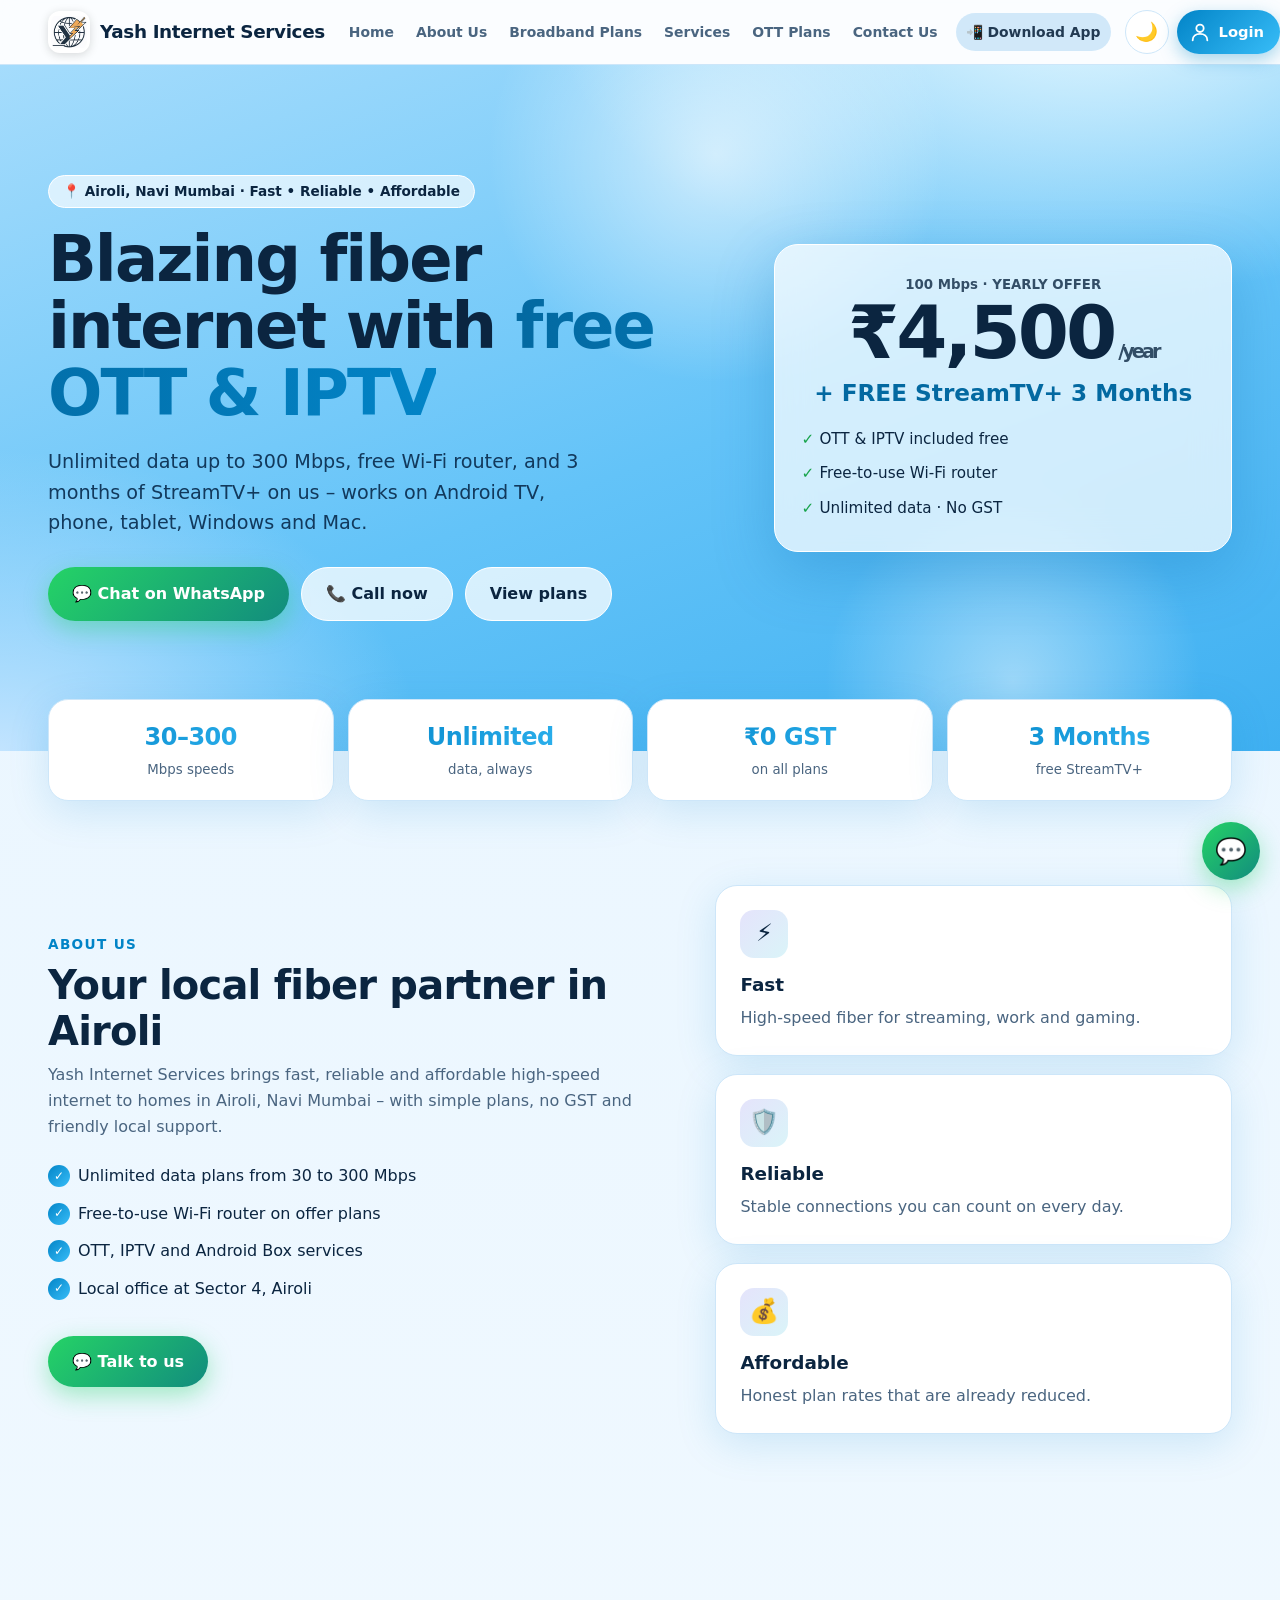
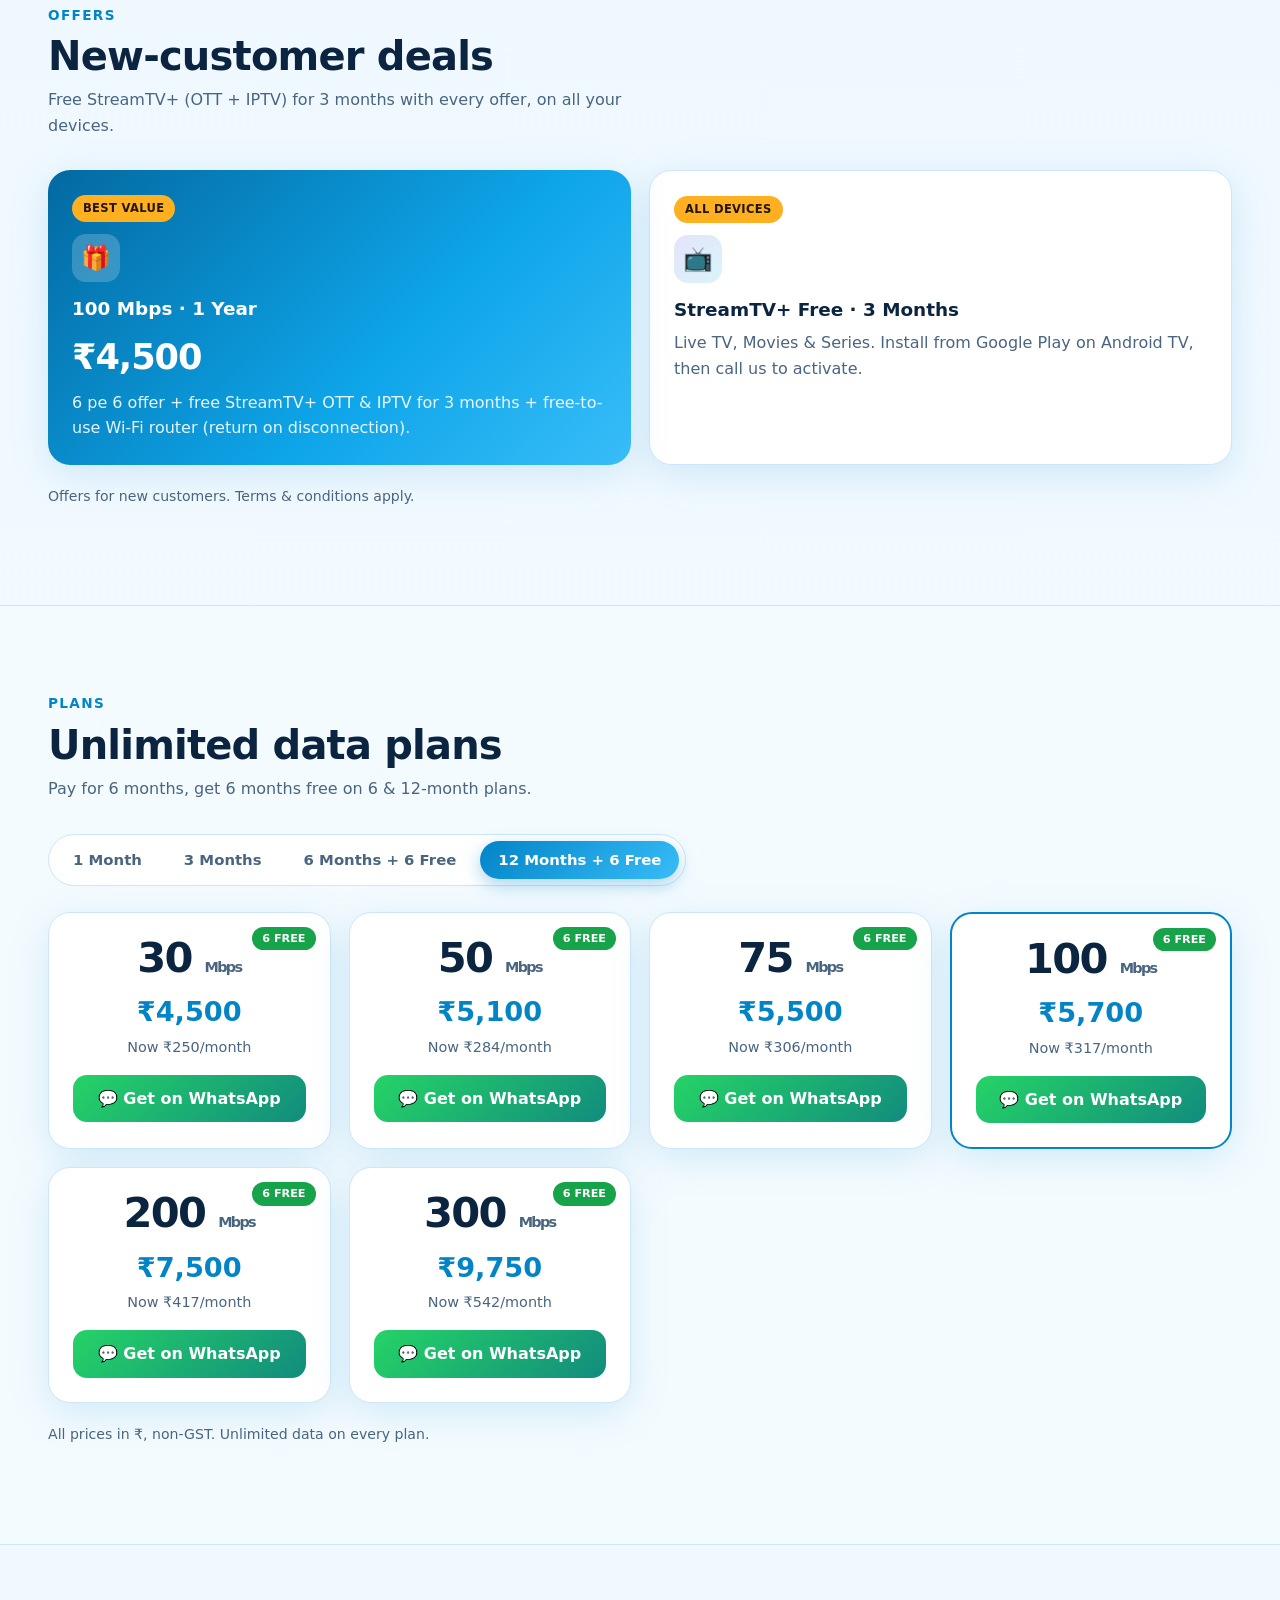
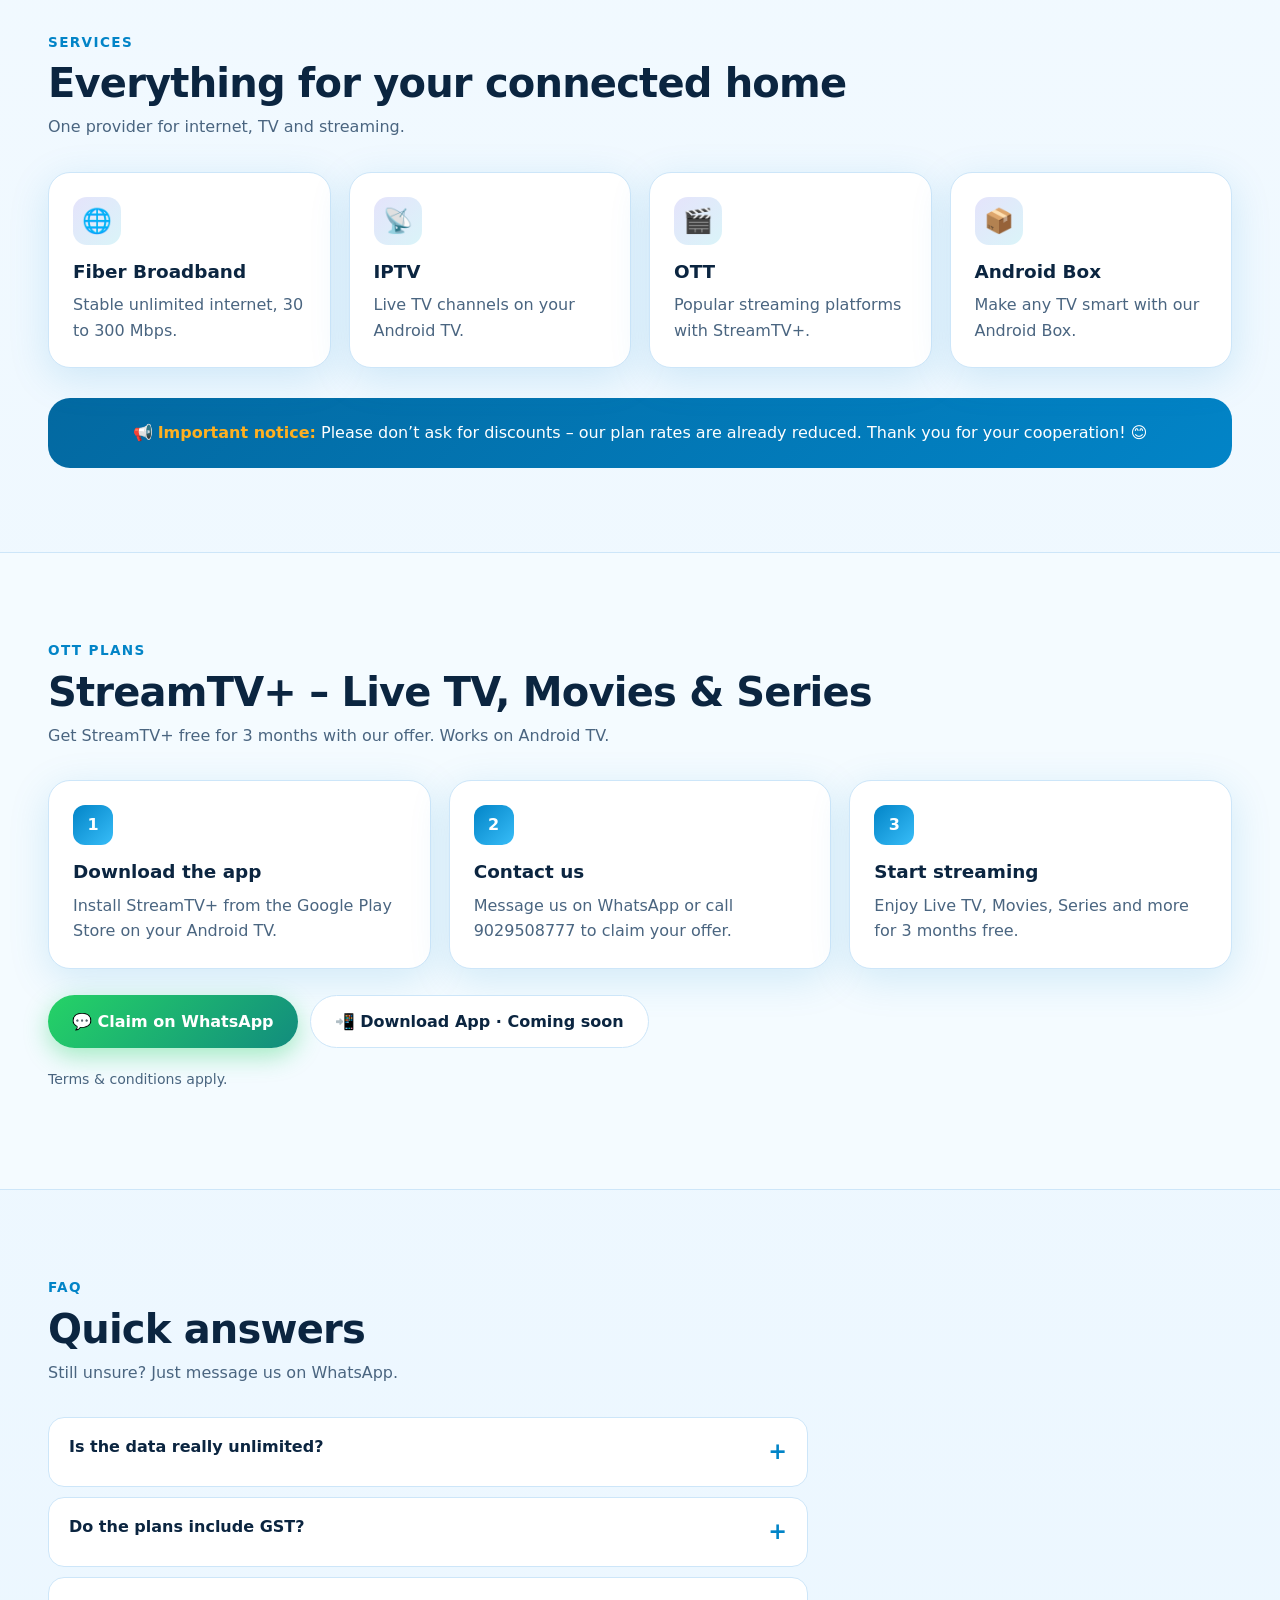
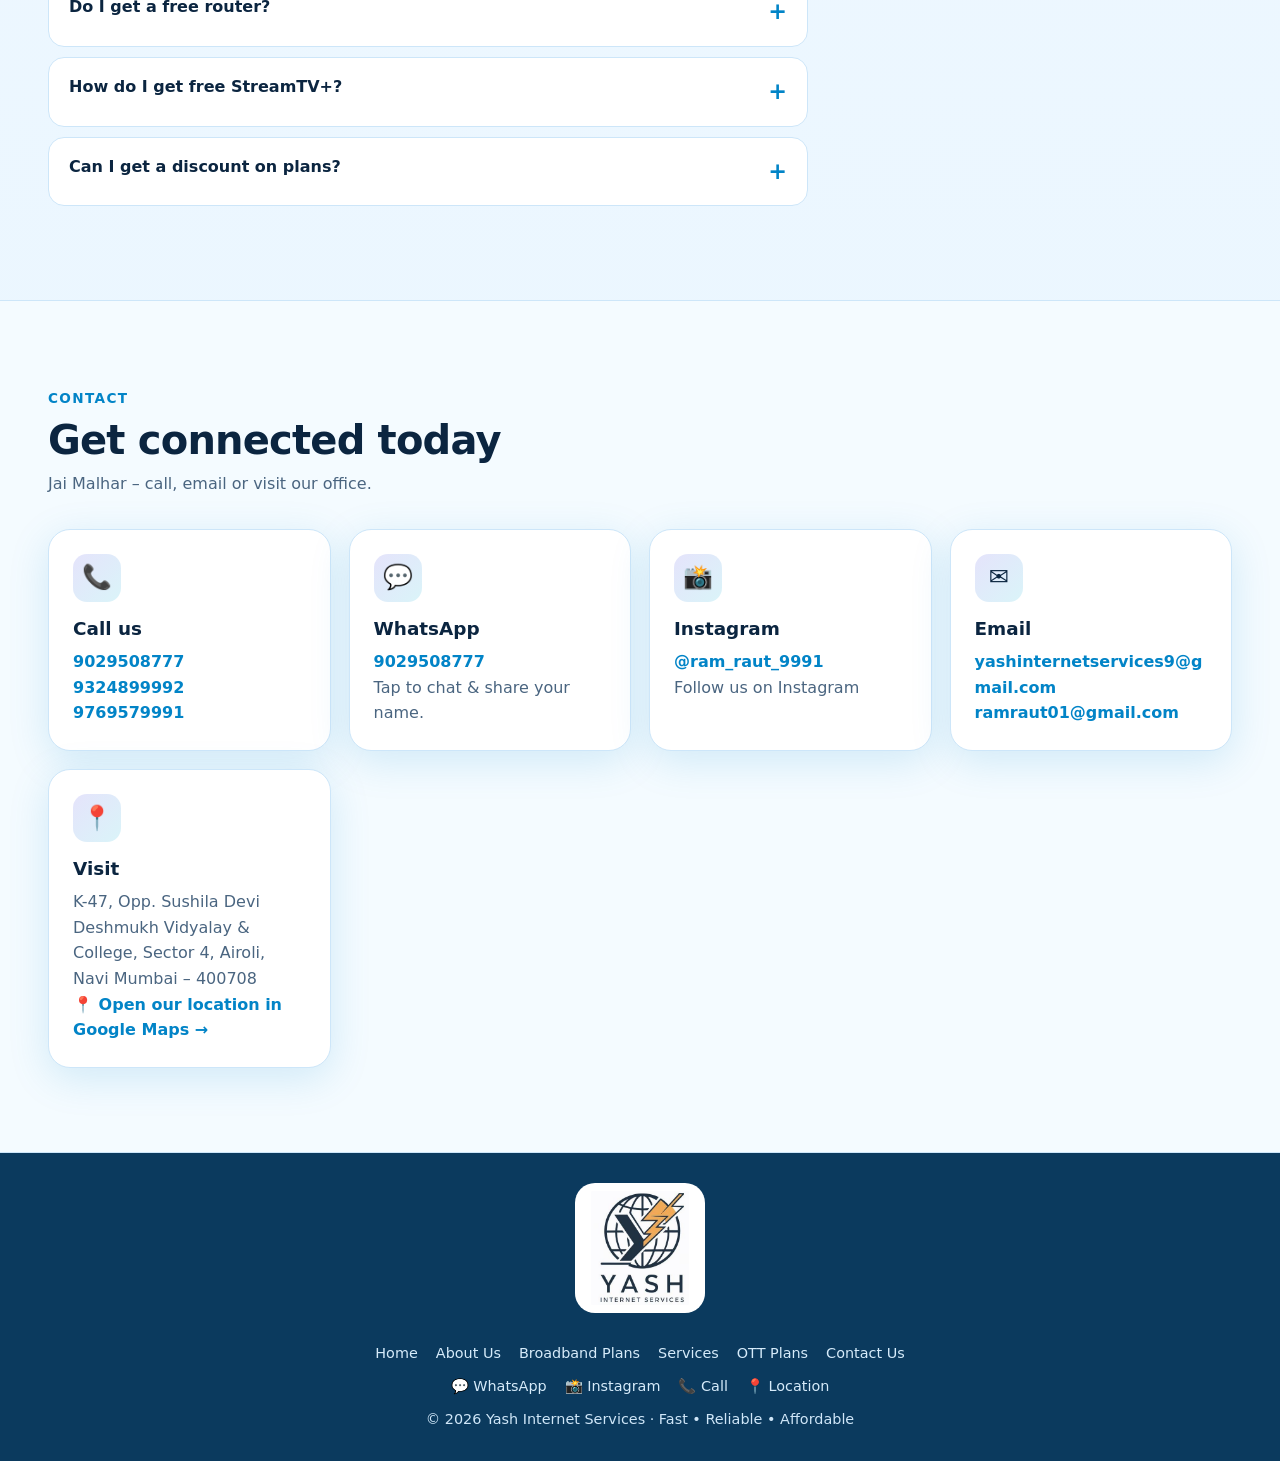
<file: YashInternetServices/index.html>
<!DOCTYPE html>
<html lang="en">
<head>
<meta charset="utf-8">
<meta name="viewport" content="width=device-width, initial-scale=1, viewport-fit=cover">
<meta name="description" content="Yash Internet Services – unlimited fiber broadband, free StreamTV+ OTT &amp; IPTV and free router in Airoli, Navi Mumbai.">
<meta name="theme-color" content="#3fb0f1">
<title>Yash Internet Services – Fiber Broadband, OTT &amp; IPTV in Airoli</title>
<link rel="stylesheet" href="style.css">
</head>
<body>
<header><div class="w nav">
<a class="logo" href="#top"><img class="lg" width="42" height="42" alt="Yash Internet Services logo" src="images/logo-icon.png">Yash Internet Services</a>
<nav id="nav"><a href="#top">Home</a><a href="#about">About Us</a><a href="#plans">Broadband Plans</a><a href="#services">Services</a><a href="#ott">OTT Plans</a><a href="#contact">Contact Us</a><a href="#" class="dl" id="dl">📲 Download App</a></nav>
<div class="acts"><button class="themebtn" id="theme" type="button" aria-label="Switch dark / light theme" title="Dark / Light theme">🌙</button><a class="login" id="login" href="#" aria-label="Customer login" title="Customer Login"><svg viewBox="0 0 24 24" fill="none" stroke="currentColor" stroke-width="2" stroke-linecap="round" stroke-linejoin="round" aria-hidden="true"><circle cx="12" cy="8" r="4"/><path d="M4 21c0-4.4 3.6-7 8-7s8 2.6 8 7"/></svg><span>Login</span></a><button class="menu" id="menu" aria-label="Menu" aria-expanded="false">☰</button></div>
</div></header>

<div id="top" class="hero"><div class="w">
<div>
<span class="pill">📍 Airoli, Navi Mumbai · Fast • Reliable • Affordable</span>
<h1>Blazing fiber internet with <em>free OTT &amp; IPTV</em></h1>
<p>Unlimited data up to 300 Mbps, free Wi-Fi router, and 3 months of StreamTV+ on us – works on Android TV, phone, tablet, Windows and Mac.</p>
<div class="cta"><a class="btn wa" target="_blank" rel="noopener" href="https://wa.me/919029508777?text=Hello%20Yash%20Internet%20Services!%20My%20name%20is%3A%20">💬 Chat on WhatsApp</a><a class="btn g" href="tel:9029508777">📞 Call now</a><a class="btn g" href="#plans">View plans</a></div>
</div>
<div class="hcard">
<small>100 Mbps · YEARLY OFFER</small>
<div class="n">₹4,500<span>/year</span></div>
<div class="p">+ FREE StreamTV+ 3 Months</div>
<ul><li>OTT &amp; IPTV included free</li><li>Free-to-use Wi-Fi router</li><li>Unlimited data · No GST</li></ul>
</div>
</div></div>

<div class="w stats">
<div class="stat"><b>30–300</b><small>Mbps speeds</small></div>
<div class="stat"><b>Unlimited</b><small>data, always</small></div>
<div class="stat"><b>₹0 GST</b><small>on all plans</small></div>
<div class="stat"><b>3 Months</b><small>free StreamTV+</small></div>
</div>

<section id="about"><div class="w">
<div class="split"><div class="rv"><span class="eyebrow">About Us</span><h2>Your local fiber partner in Airoli</h2>
<p class="sub" style="margin-bottom:18px">Yash Internet Services brings fast, reliable and affordable high-speed internet to homes in Airoli, Navi Mumbai – with simple plans, no GST and friendly local support.</p>
<ul class="tick"><li>Unlimited data plans from 30 to 300 Mbps</li><li>Free-to-use Wi-Fi router on offer plans</li><li>OTT, IPTV and Android Box services</li><li>Local office at Sector 4, Airoli</li></ul>
<div class="cta"><a class="btn wa" target="_blank" rel="noopener" href="https://wa.me/919029508777?text=Hello%20Yash%20Internet%20Services!%20My%20name%20is%3A%20">💬 Talk to us</a></div></div>
<div class="grid" style="grid-template-columns:1fr">
<div class="card rv"><div class="ico">⚡</div><h3>Fast</h3><p>High-speed fiber for streaming, work and gaming.</p></div>
<div class="card rv"><div class="ico">🛡️</div><h3>Reliable</h3><p>Stable connections you can count on every day.</p></div>
<div class="card rv"><div class="ico">💰</div><h3>Affordable</h3><p>Honest plan rates that are already reduced.</p></div></div></div>
</div></section>

<section id="offers"><div class="w">
<span class="eyebrow">Offers</span><h2>New-customer deals</h2><p class="sub">Free StreamTV+ (OTT + IPTV) for 3 months with every offer, on all your devices.</p>
<div class="grid">
<div class="card feat rv"><span class="tag">BEST VALUE</span><div class="ico">🎁</div><h3>100 Mbps · 1 Year</h3><div class="big">₹4,500</div><p>6 pe 6 offer + free StreamTV+ OTT &amp; IPTV for 3 months + free-to-use Wi-Fi router (return on disconnection).</p></div>
<div class="card rv"><span class="tag">ALL DEVICES</span><div class="ico">📺</div><h3>StreamTV+ Free · 3 Months</h3><p>Live TV, Movies &amp; Series. Install from Google Play on Android TV, then call us to activate.</p></div>
</div>
<p class="note">Offers for new customers. Terms &amp; conditions apply.</p>
</div></section>

<section id="plans" class="alt"><div class="w">
<span class="eyebrow">Plans</span><h2>Unlimited data plans</h2><p class="sub">Pay for 6 months, get 6 months free on 6 &amp; 12-month plans.</p>
<div class="tabs" id="tabs" role="tablist"></div>
<div class="grid" id="plans-grid"></div>
<p class="note">All prices in ₹, non-GST. Unlimited data on every plan.</p>
</div></section>

<section id="services"><div class="w">
<span class="eyebrow">Services</span><h2>Everything for your connected home</h2><p class="sub">One provider for internet, TV and streaming.</p>
<div class="grid">
<div class="card rv"><div class="ico">🌐</div><h3>Fiber Broadband</h3><p>Stable unlimited internet, 30 to 300 Mbps.</p></div>
<div class="card rv"><div class="ico">📡</div><h3>IPTV</h3><p>Live TV channels on your Android TV.</p></div>
<div class="card rv"><div class="ico">🎬</div><h3>OTT</h3><p>Popular streaming platforms with StreamTV+.</p></div>
<div class="card rv"><div class="ico">📦</div><h3>Android Box</h3><p>Make any TV smart with our Android Box.</p></div>
</div>
<div class="notice">📢 <b>Important notice:</b> Please don’t ask for discounts – our plan rates are already reduced. Thank you for your cooperation! 😊</div>
</div></section>

<section id="ott" class="alt"><div class="w">
<span class="eyebrow">OTT Plans</span><h2>StreamTV+ – Live TV, Movies &amp; Series</h2><p class="sub">Get StreamTV+ free for 3 months with our offer. Works on Android TV.</p>
<div class="grid">
<div class="card rv"><div class="step">1</div><h3>Download the app</h3><p>Install StreamTV+ from the Google Play Store on your Android TV.</p></div>
<div class="card rv"><div class="step">2</div><h3>Contact us</h3><p>Message us on WhatsApp or call 9029508777 to claim your offer.</p></div>
<div class="card rv"><div class="step">3</div><h3>Start streaming</h3><p>Enjoy Live TV, Movies, Series and more for 3 months free.</p></div>
</div>
<div class="cta" style="margin-top:26px"><a class="btn wa" target="_blank" rel="noopener" href="https://wa.me/919029508777?text=Hello%20Yash%20Internet%20Services!%20I%20want%20the%20free%203%20months%20StreamTV%2B%20offer.%20My%20name%20is%3A%20">💬 Claim on WhatsApp</a><a class="btn dl2" href="#" id="dl2">📲 Download App · Coming soon</a></div>
<p class="note">Terms &amp; conditions apply.</p>
</div></section>

<section id="faq"><div class="w">
<span class="eyebrow">FAQ</span><h2>Quick answers</h2><p class="sub">Still unsure? Just message us on WhatsApp.</p>
<div class="faq">
<details><summary>Is the data really unlimited?</summary><p>Yes, all our plans are unlimited data plans.</p></details>
<details><summary>Do the plans include GST?</summary><p>No – all plans are non-GST.</p></details>
<details><summary>Do I get a free router?</summary><p>On our offer plans the Wi-Fi router is free to use while your connection is active. If the connection is closed, the router must be returned to the company.</p></details>
<details><summary>How do I get free StreamTV+?</summary><p>Download the StreamTV+ app on your Android TV, then contact us to get your 3 months free.</p></details>
<details><summary>Can I get a discount on plans?</summary><p>Our plan rates are already reduced, so please don’t ask for discounts. Thank you!</p></details>
</div></div></section>

<section id="contact" class="alt"><div class="w">
<span class="eyebrow">Contact</span><h2>Get connected today</h2><p class="sub">Jai Malhar – call, email or visit our office.</p>
<div class="grid ct">
<div class="card"><div class="ico">📞</div><h3>Call us</h3><p><a class="l" href="tel:9029508777">9029508777</a><br><a class="l" href="tel:9324899992">9324899992</a><br><a class="l" href="tel:9769579991">9769579991</a></p></div>
<div class="card"><div class="ico">💬</div><h3>WhatsApp</h3><p><a class="l" target="_blank" rel="noopener" href="https://wa.me/919029508777?text=Hello%20Yash%20Internet%20Services!%20My%20name%20is%3A%20">9029508777</a><br>Tap to chat &amp; share your name.</p></div>
<div class="card"><div class="ico">📸</div><h3>Instagram</h3><p><a class="l" target="_blank" rel="noopener" href="https://www.instagram.com/ram_raut_9991/">@ram_raut_9991</a><br>Follow us on Instagram</p></div>
<div class="card"><div class="ico">✉️</div><h3>Email</h3><p><a class="l" href="mailto:yashinternetservices9@gmail.com">yashinternetservices9@gmail.com</a><br><a class="l" href="mailto:ramraut01@gmail.com">ramraut01@gmail.com</a></p></div>
<div class="card"><div class="ico">📍</div><h3>Visit</h3><p>K-47, Opp. Sushila Devi Deshmukh Vidyalay &amp; College, Sector 4, Airoli, Navi Mumbai – 400708</p><p><a class="l" href="https://share.google/xJK2e9OUharOFxjAZ" target="_blank" rel="noopener">📍 Open our location in Google Maps →</a></p></div>
</div>
</div></section>

<footer><img class="flg" width="130" height="130" alt="Yash Internet Services" src="images/logo.png"><div class="fl"><a href="#top">Home</a><a href="#about">About Us</a><a href="#plans">Broadband Plans</a><a href="#services">Services</a><a href="#ott">OTT Plans</a><a href="#contact">Contact Us</a></div><div class="fl"><a target="_blank" rel="noopener" href="https://wa.me/919029508777?text=Hello%20Yash%20Internet%20Services!%20My%20name%20is%3A%20">💬 WhatsApp</a><a target="_blank" rel="noopener" href="https://www.instagram.com/ram_raut_9991/">📸 Instagram</a><a href="tel:9029508777">📞 Call</a><a target="_blank" rel="noopener" href="https://share.google/xJK2e9OUharOFxjAZ">📍 Location</a></div>© 2026 Yash Internet Services · Fast • Reliable • Affordable</footer>
<div class="mbar"><a class="btn wa" target="_blank" rel="noopener" href="https://wa.me/919029508777?text=Hello%20Yash%20Internet%20Services!%20My%20name%20is%3A%20" style="justify-content:center">💬 WhatsApp</a><a href="tel:9029508777" style="background:var(--surf);border:1px solid var(--bd)">📞 Call</a></div>
<a class="fab wa" target="_blank" rel="noopener" href="https://wa.me/919029508777?text=Hello%20Yash%20Internet%20Services!%20My%20name%20is%3A%20" aria-label="Chat on WhatsApp">💬</a><div id="bar"></div><div id="toast" role="status"></div>

<script src="script.js" defer></script>
</body>
</html>
</file>
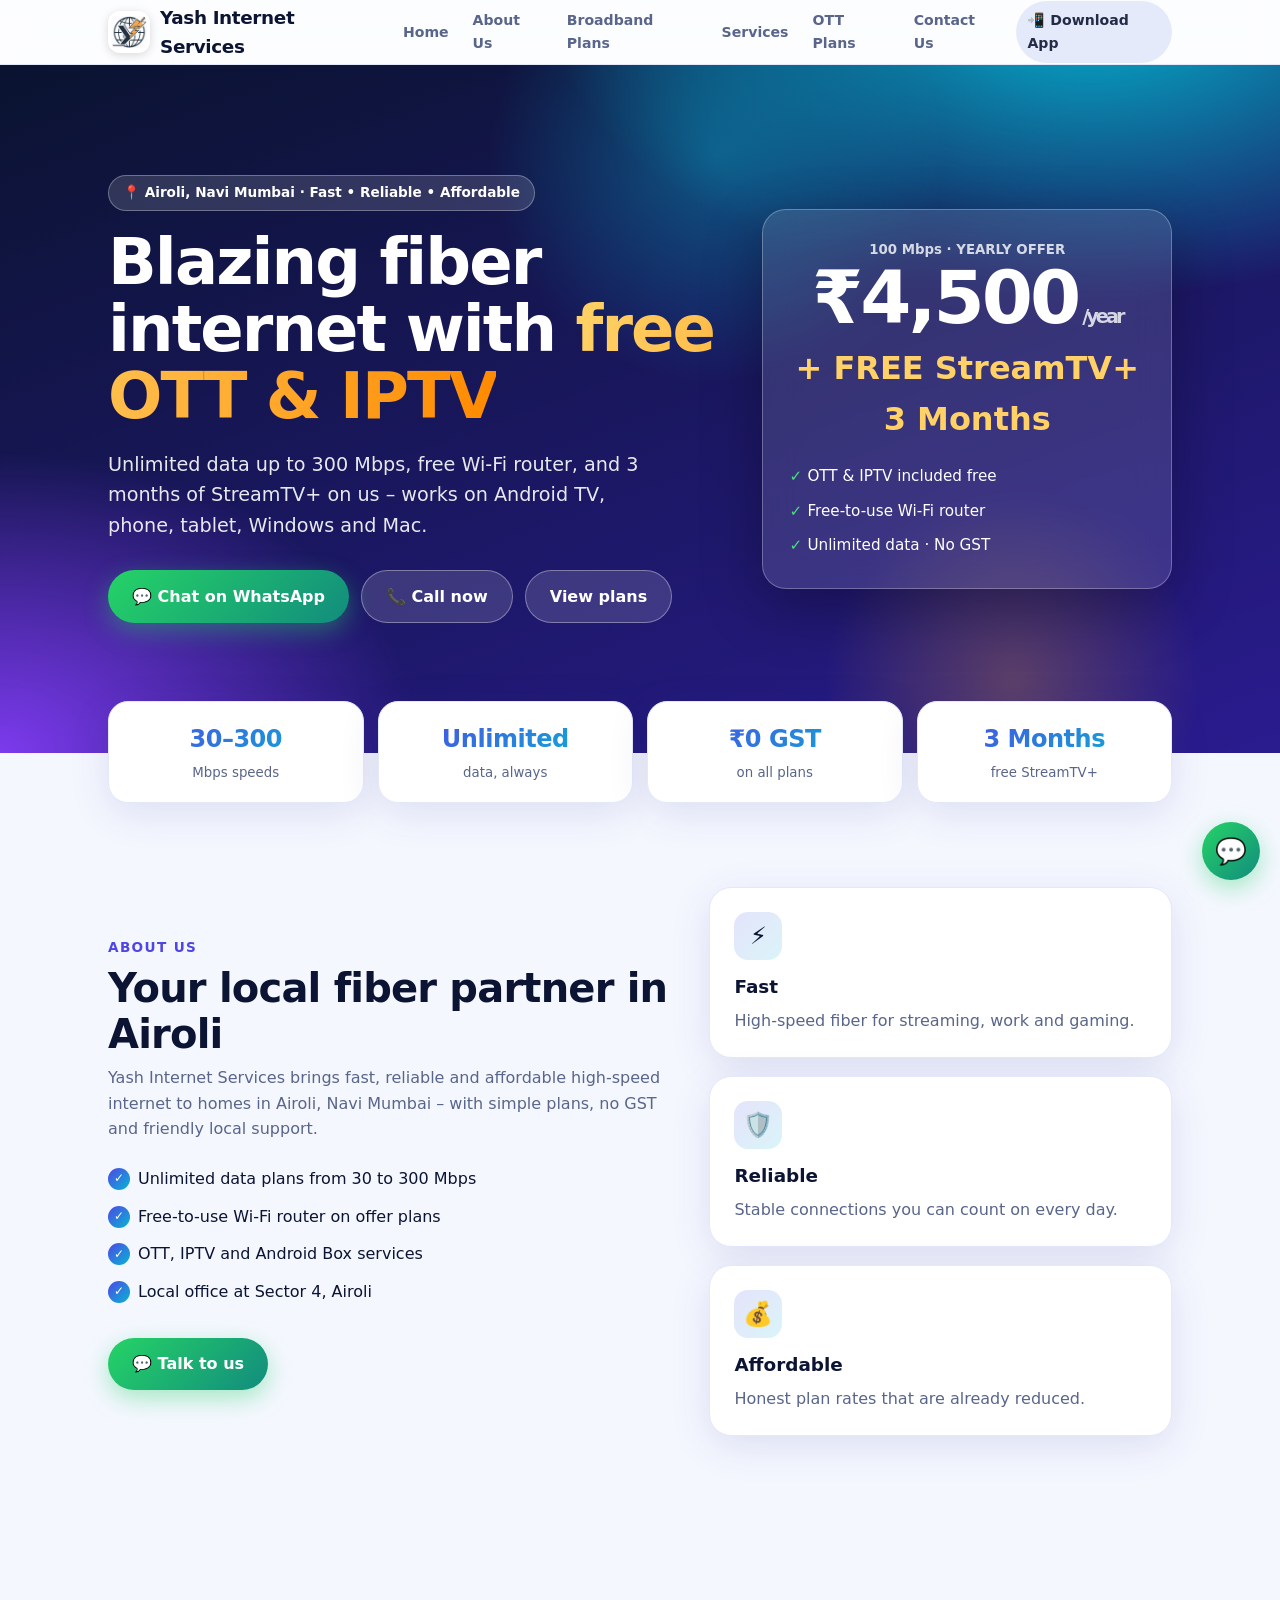
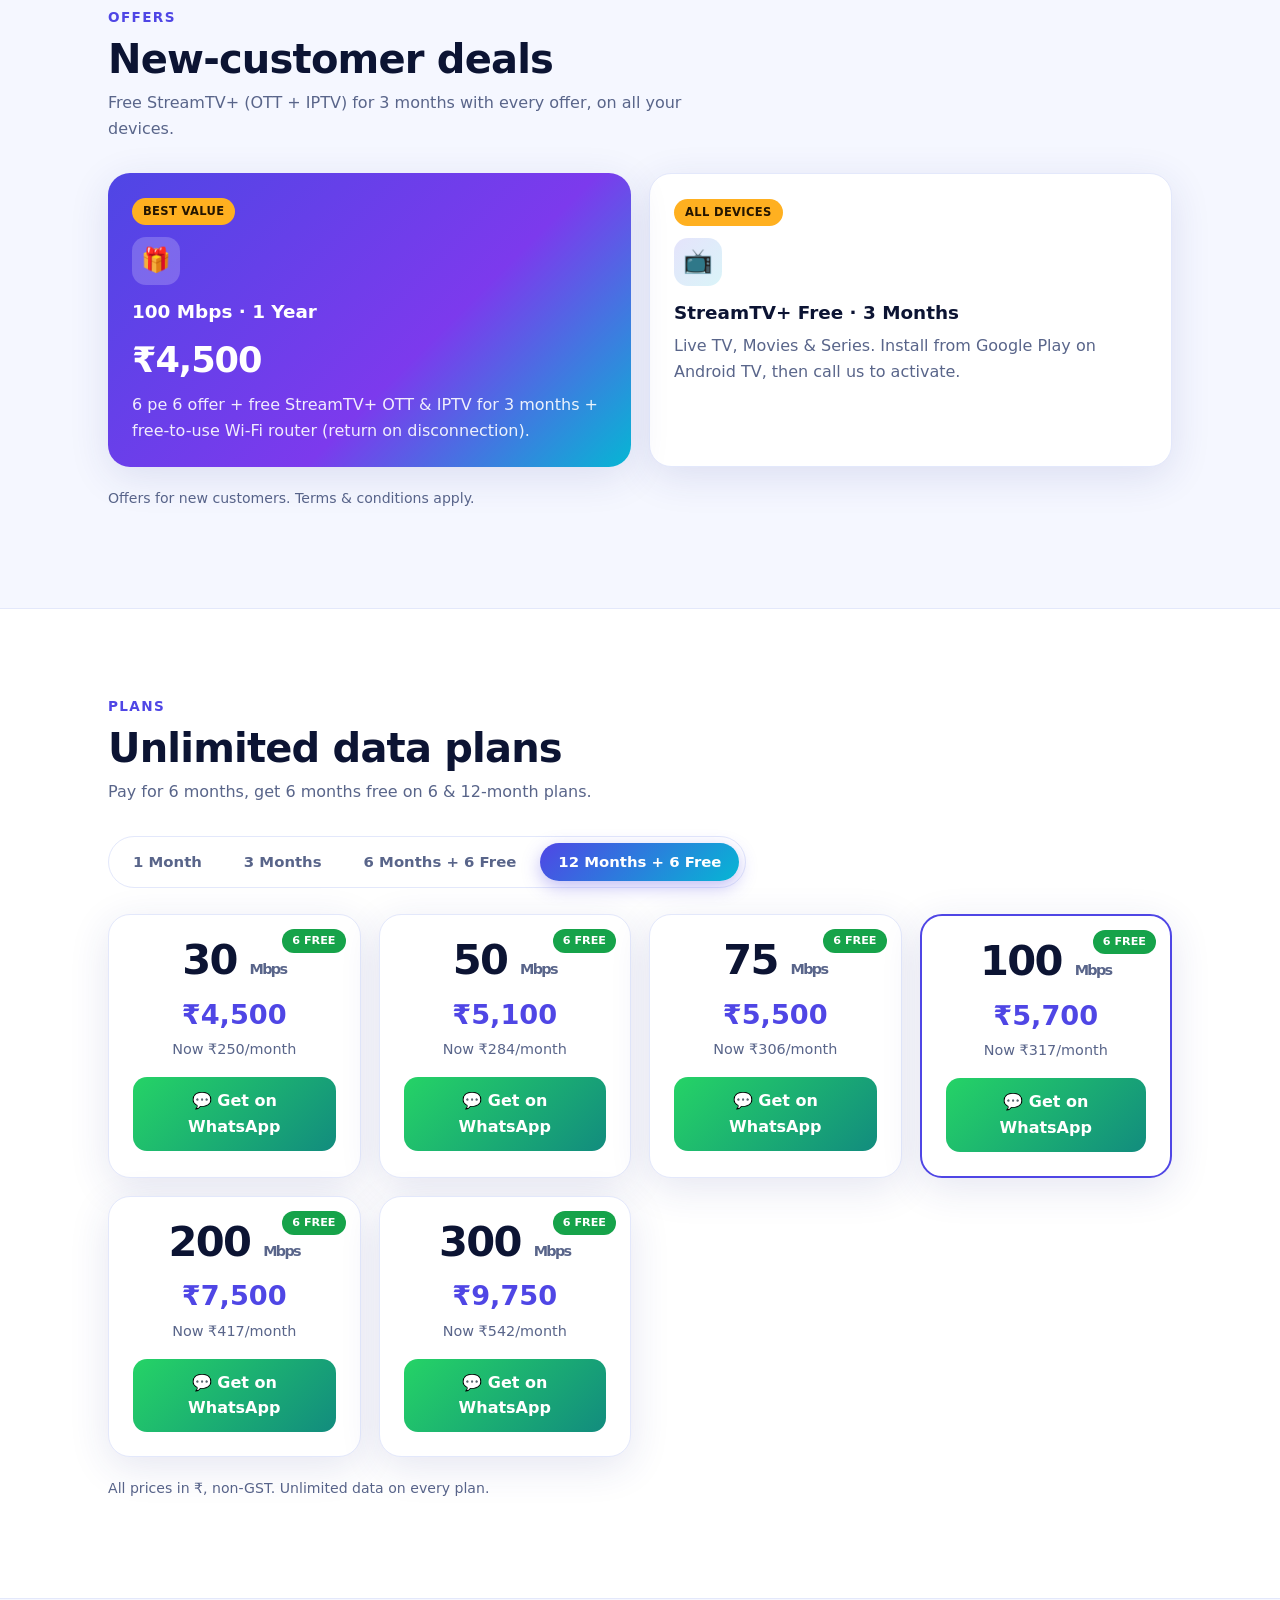
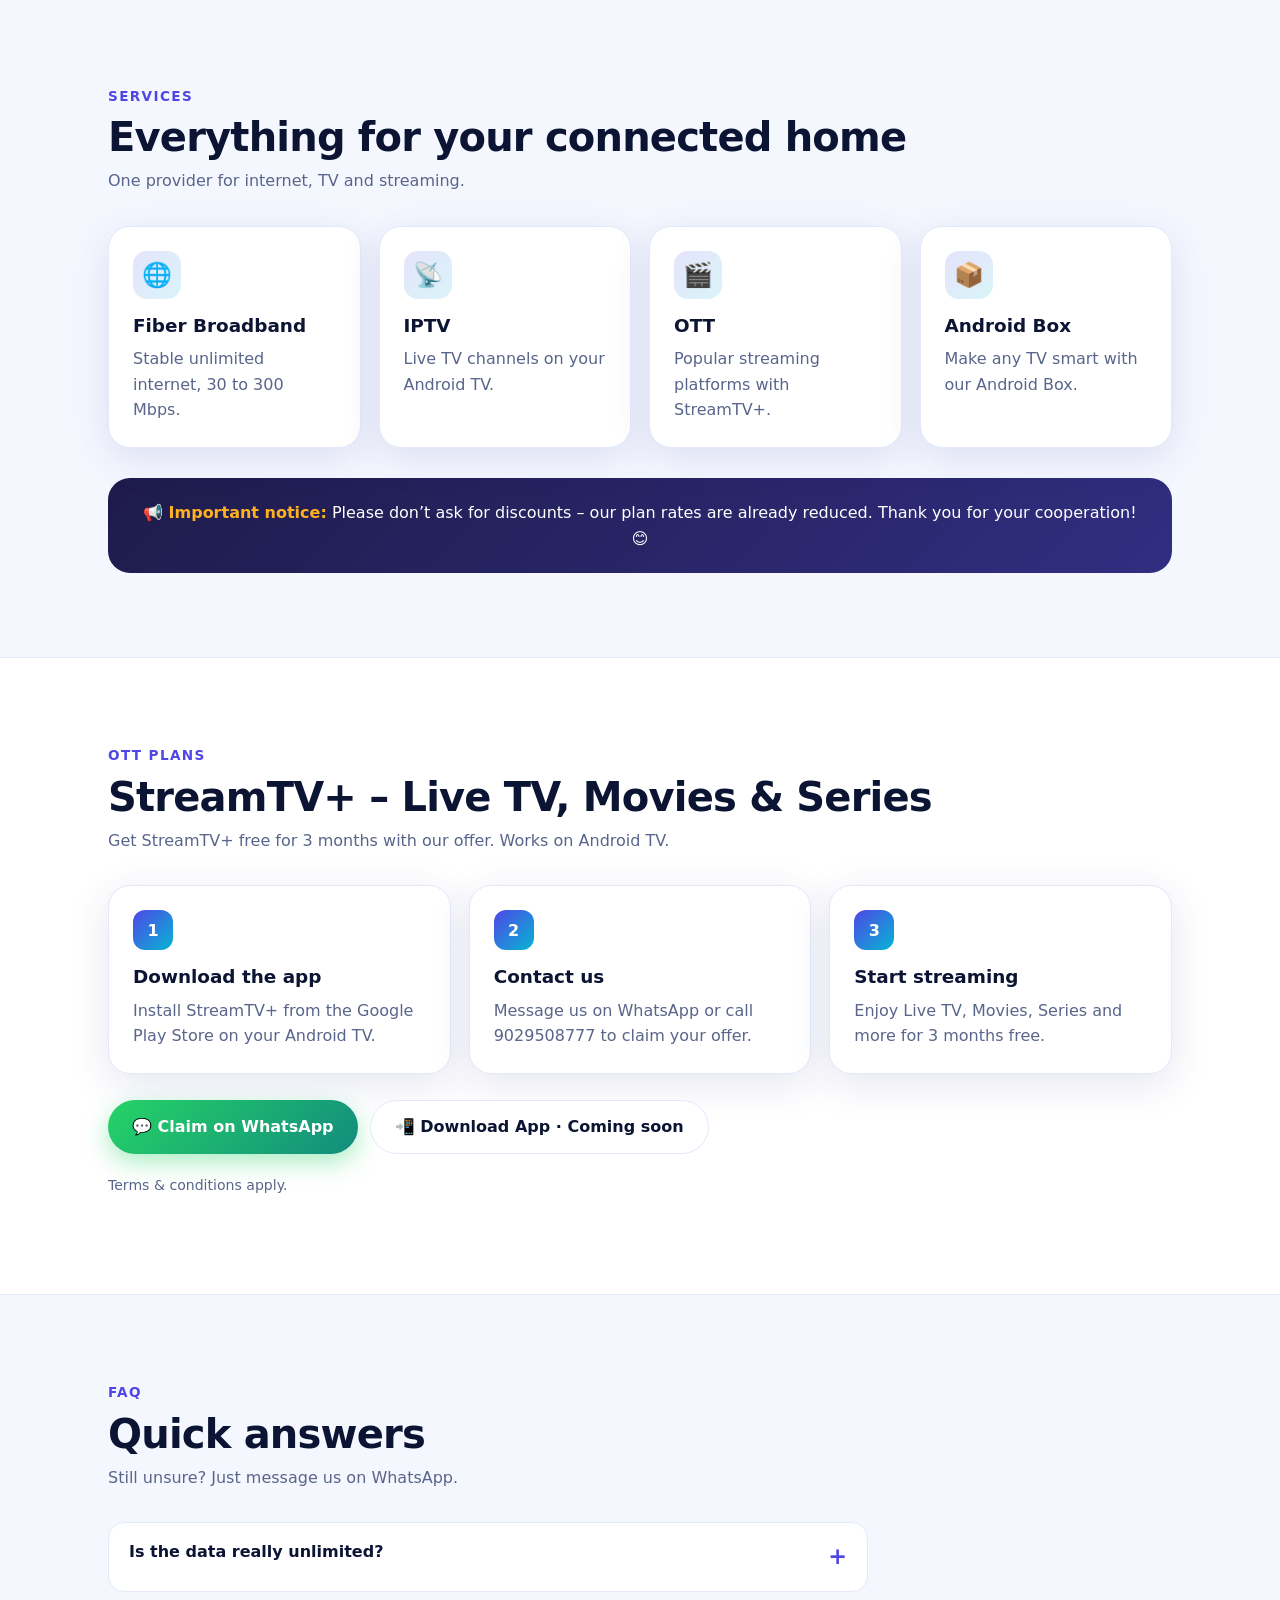
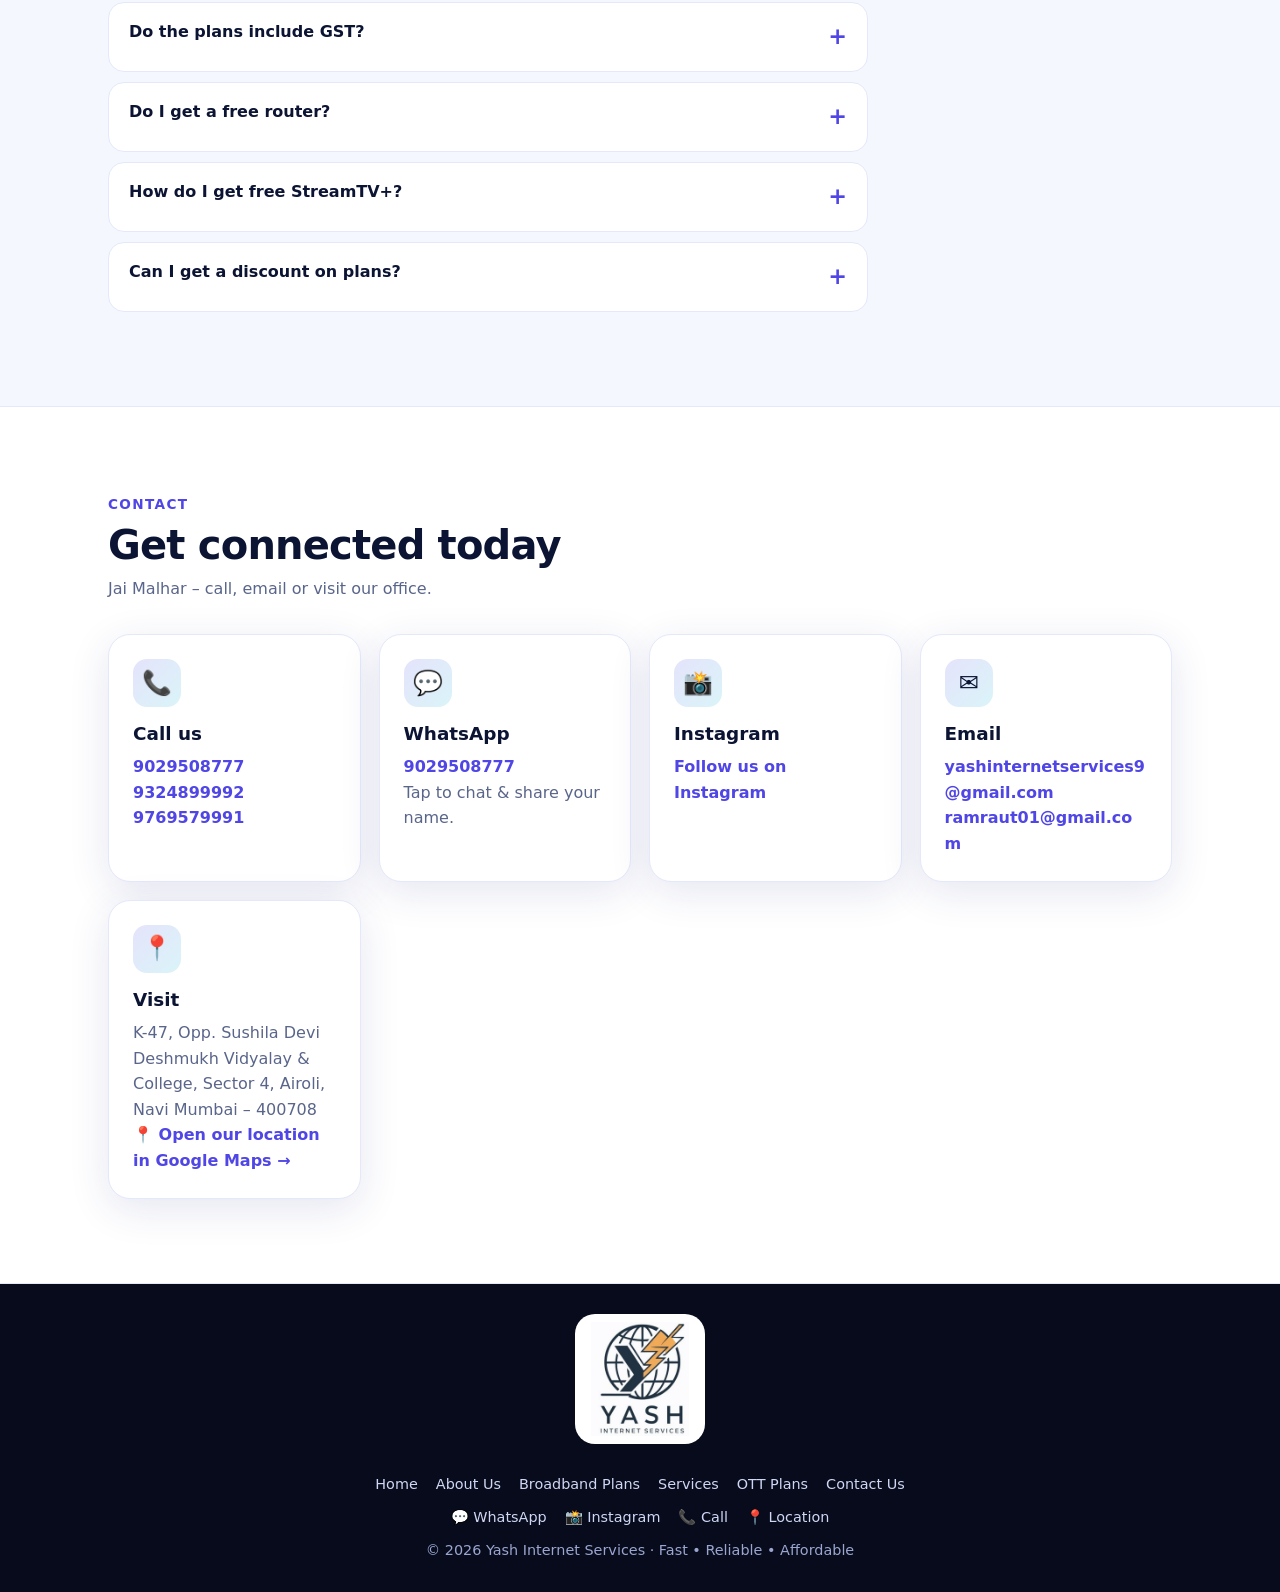
<file: Yash Internet Services.html>
<!DOCTYPE html>
<html lang="en">
<head>
<meta charset="utf-8">
<meta name="viewport" content="width=device-width, initial-scale=1, viewport-fit=cover">
<meta name="description" content="Yash Internet Services – unlimited fiber broadband, free StreamTV+ OTT &amp; IPTV and free router in Airoli, Navi Mumbai.">
<meta name="theme-color" content="#0a1330">
<title>Yash Internet Services – Fiber Broadband, OTT &amp; IPTV in Airoli</title>
<style>
:root{box-sizing:border-box;padding-top:env(safe-area-inset-top,0px);padding-bottom:env(safe-area-inset-bottom,0px);
--bg:#f5f7ff;--surf:#ffffff;--glass:rgba(255,255,255,.72);--text:#0c1433;--mute:#59658a;--pri:#4f46e5;--pri2:#06b6d4;--acc:#ffb020;--bd:#e3e8fb;--shadow:0 10px 40px rgba(40,50,140,.12);--hero1:#0a1330;--hero2:#2a1b8f}
@media (prefers-color-scheme:dark){:root:not([data-theme="light"]){color-scheme:dark;--bg:#070b1c;--surf:#0f1630;--glass:rgba(15,22,48,.72);--text:#eef1ff;--mute:#9aa6cf;--pri:#818cf8;--bd:#1f2a52;--shadow:0 10px 40px rgba(0,0,0,.4)}}
:root[data-theme="dark"]{color-scheme:dark;--bg:#070b1c;--surf:#0f1630;--glass:rgba(15,22,48,.72);--text:#eef1ff;--mute:#9aa6cf;--pri:#818cf8;--bd:#1f2a52;--shadow:0 10px 40px rgba(0,0,0,.4)}
*,*::before,*::after{box-sizing:inherit}
html{scroll-behavior:smooth;scroll-padding-top:calc(env(safe-area-inset-top,0px) + 76px);-webkit-text-size-adjust:100%}
body{margin:0;background:var(--bg);color:var(--text);font-family:Inter,system-ui,-apple-system,"Segoe UI",Roboto,"Helvetica Neue",Arial,sans-serif;line-height:1.6;overflow-x:hidden}
body::before{content:"";position:fixed;inset:0 0 auto;height:env(safe-area-inset-top,0px);background:var(--glass);backdrop-filter:blur(14px);-webkit-backdrop-filter:blur(14px);z-index:20}
a{color:inherit;text-decoration:none}img,svg{max-width:100%}
.w{max-width:1120px;margin:0 auto;padding:0 clamp(16px,4vw,28px)}
header{position:sticky;top:env(safe-area-inset-top,0px);z-index:21;background:var(--glass);backdrop-filter:blur(14px);-webkit-backdrop-filter:blur(14px);border-bottom:1px solid var(--bd)}
.nav{display:flex;align-items:center;justify-content:space-between;height:64px;gap:12px}
.logo{display:flex;align-items:center;gap:10px;font-weight:800;letter-spacing:-.02em;font-size:1.15rem}
.logo i{width:34px;height:34px;border-radius:10px;display:grid;place-items:center;background:linear-gradient(135deg,var(--pri),var(--pri2));color:#fff;font-style:normal;font-size:1.1rem}
nav{display:flex;gap:6px}
nav a{padding:8px 14px;border-radius:999px;font-weight:600;font-size:.93rem;color:var(--mute);transition:.2s}
nav a:hover{background:var(--bd);color:var(--text)}
.btn{display:inline-flex;align-items:center;gap:8px;background:linear-gradient(135deg,var(--acc),#ff8a00);color:#241500;font-weight:700;padding:13px 24px;border-radius:999px;border:0;cursor:pointer;font-size:1rem;box-shadow:0 8px 24px rgba(255,150,0,.35);transition:transform .2s}
.btn:hover{transform:translateY(-2px)}
.btn.g{background:rgba(255,255,255,.14);color:#fff;box-shadow:none;border:1px solid rgba(255,255,255,.35)}
.hero{position:relative;overflow:hidden;color:#fff;padding:clamp(56px,10vw,110px) 0 clamp(90px,12vw,130px);background:radial-gradient(900px 500px at 85% -10%,#06b6d4 0,transparent 60%),radial-gradient(700px 500px at 0% 100%,#7c3aed 0,transparent 60%),linear-gradient(160deg,var(--hero1),var(--hero2))}
.hero .w{display:grid;grid-template-columns:1.2fr .8fr;gap:40px;align-items:center}
.pill{display:inline-block;background:rgba(255,255,255,.14);border:1px solid rgba(255,255,255,.3);padding:6px 14px;border-radius:999px;font-size:.85rem;font-weight:600;margin-bottom:18px}
h1{font-size:clamp(2.2rem,6vw,4rem);line-height:1.05;letter-spacing:-.03em;margin:0 0 16px}
h1 em{font-style:normal;background:linear-gradient(90deg,#ffd166,#ff8a00);-webkit-background-clip:text;background-clip:text;color:transparent}
.hero p{font-size:clamp(1rem,2vw,1.2rem);opacity:.9;max-width:540px}
.cta{display:flex;gap:12px;flex-wrap:wrap;margin-top:28px}
.hcard{background:rgba(255,255,255,.12);border:1px solid rgba(255,255,255,.28);backdrop-filter:blur(18px);-webkit-backdrop-filter:blur(18px);border-radius:24px;padding:26px;text-align:center;box-shadow:0 20px 60px rgba(0,0,0,.3)}
.hcard small{opacity:.8;font-weight:600}.hcard .n{font-size:clamp(3rem,8vw,4.6rem);font-weight:800;line-height:1;letter-spacing:-.04em}
.hcard .n span{font-size:1.2rem;opacity:.8;margin-left:4px}
.hcard .p{font-size:2rem;font-weight:800;color:#ffd166;margin:8px 0}
.hcard ul{list-style:none;padding:0;margin:14px 0 0;text-align:left;font-size:.95rem}
.hcard li{padding:5px 0}.hcard li::before{content:"✓ ";color:#4ade80;font-weight:800}
.stats{display:grid;grid-template-columns:repeat(auto-fit,minmax(150px,1fr));gap:14px;margin-top:-52px;position:relative;z-index:2}
.stat{background:var(--surf);border:1px solid var(--bd);border-radius:20px;padding:18px;text-align:center;box-shadow:var(--shadow)}
.stat b{display:block;font-size:1.5rem;letter-spacing:-.02em;background:linear-gradient(135deg,var(--pri),var(--pri2));-webkit-background-clip:text;background-clip:text;color:transparent}
.stat small{color:var(--mute)}
section{padding:clamp(48px,8vw,84px) 0}
.eyebrow{color:var(--pri);font-weight:700;font-size:.85rem;text-transform:uppercase;letter-spacing:.1em}
h2{font-size:clamp(1.7rem,4vw,2.5rem);letter-spacing:-.02em;margin:6px 0 8px;line-height:1.15}
.sub{color:var(--mute);margin:0 0 32px;max-width:620px}
.grid{display:grid;grid-template-columns:repeat(auto-fit,minmax(min(100%,250px),1fr));gap:18px}
.card{background:var(--surf);border:1px solid var(--bd);border-radius:22px;padding:24px;box-shadow:var(--shadow);transition:transform .25s}
.card:hover{transform:translateY(-4px)}
.ico{width:48px;height:48px;border-radius:14px;display:grid;place-items:center;font-size:1.5rem;background:linear-gradient(135deg,rgba(79,70,229,.15),rgba(6,182,212,.15));margin-bottom:12px}
.card h3{margin:0 0 6px;font-size:1.15rem}.card p{margin:0;color:var(--mute)}
.feat{background:linear-gradient(135deg,var(--pri),#7c3aed 60%,var(--pri2));color:#fff;border:0;position:relative;overflow:hidden}
.feat p{color:rgba(255,255,255,.9)}.feat .ico{background:rgba(255,255,255,.2)}
.tag{display:inline-block;background:var(--acc);color:#241500;font-size:.72rem;font-weight:800;padding:4px 11px;border-radius:999px;margin-bottom:12px;letter-spacing:.03em}
.big{font-size:2.2rem;font-weight:800;letter-spacing:-.03em;margin:4px 0}
.tabs{display:inline-flex;flex-wrap:wrap;gap:6px;background:var(--surf);border:1px solid var(--bd);padding:6px;border-radius:999px;margin-bottom:26px}
.tabs button{background:transparent;color:var(--mute);border:0;padding:10px 18px;border-radius:999px;font-weight:700;cursor:pointer;font-size:.93rem;font-family:inherit;transition:.2s}
.tabs button.on{background:linear-gradient(135deg,var(--pri),var(--pri2));color:#fff;box-shadow:0 6px 18px rgba(79,70,229,.35)}
.plan{text-align:center;position:relative}
.plan .sp{font-size:2.6rem;font-weight:800;letter-spacing:-.04em;line-height:1}.plan .sp small{font-size:.9rem;color:var(--mute);font-weight:600}
.plan .pr{font-size:1.7rem;font-weight:800;margin:12px 0 2px;color:var(--pri)}
.plan .pm{color:var(--mute);font-size:.9rem;min-height:1.5em}
.plan .fr{position:absolute;top:14px;right:14px;background:#16a34a;color:#fff;font-size:.7rem;font-weight:800;border-radius:999px;padding:3px 10px}
.plan.hot{border:2px solid var(--pri)}
.plan a{display:block;margin-top:16px;background:var(--bd);color:var(--text);border-radius:14px;padding:11px;font-weight:700;transition:.2s}
.plan a:hover,.plan.hot a{background:linear-gradient(135deg,var(--pri),var(--pri2));color:#fff}
.note{color:var(--mute);font-size:.88rem;margin-top:20px}
.alt{background:var(--surf);border-block:1px solid var(--bd)}
.notice{margin-top:30px;border-radius:22px;padding:22px 26px;background:linear-gradient(135deg,#1e1b4b,#312e81);color:#fff;text-align:center}
.notice b{color:var(--acc)}
.ct a.l{color:var(--pri);font-weight:700;word-break:break-word}
footer{background:#070b1c;color:#9aa6cf;text-align:center;padding:30px 18px;font-size:.9rem}
.lg{width:42px;height:42px;border-radius:12px;background:#fff;padding:3px;object-fit:contain;box-shadow:0 2px 10px rgba(0,0,0,.15)}.flg{width:130px;height:130px;object-fit:contain;background:#fff;border-radius:20px;padding:8px;margin-bottom:12px}
@media (max-width:480px){.logo{font-size:.92rem;line-height:1.15;min-width:0}.nav{gap:8px}}
.mbar{display:none}
.rv{opacity:0;transform:translateY(18px);transition:opacity .6s,transform .6s}.rv.in{opacity:1;transform:none}
@media (max-width:820px){.hero .w{grid-template-columns:1fr}.mbar{display:flex;position:fixed;left:12px;right:12px;bottom:calc(env(safe-area-inset-bottom,0px) + 10px);z-index:22;gap:8px}.mbar a{flex:1;text-align:center;padding:13px;border-radius:16px;font-weight:700;box-shadow:0 8px 28px rgba(0,0,0,.3)}body{padding-bottom:84px}}
@media (prefers-reduced-motion:reduce){*{transition:none!important;scroll-behavior:auto!important}.rv{opacity:1;transform:none}}

.hero .w{position:relative;z-index:1}
.hero::before{content:"";position:absolute;width:460px;height:460px;border-radius:50%;background:radial-gradient(circle,rgba(6,182,212,.4),transparent 70%);top:-140px;left:38%;animation:fl 10s ease-in-out infinite}
.hero::after{content:"";position:absolute;width:380px;height:380px;border-radius:50%;background:radial-gradient(circle,rgba(255,176,32,.25),transparent 70%);bottom:-120px;right:6%;animation:fl 12s ease-in-out infinite reverse}
@keyframes fl{50%{transform:translate(40px,30px) scale(1.12)}}
@keyframes bob{50%{transform:translateY(-12px)}}
@keyframes pulse{0%{box-shadow:0 0 0 0 rgba(37,211,102,.6)}100%{box-shadow:0 0 0 22px rgba(37,211,102,0)}}
.hcard{animation:bob 6s ease-in-out infinite}
.hero h1,.hero p,.hero .cta,.hero .pill{animation:up .8s both}.hero p{animation-delay:.1s}.hero .cta{animation-delay:.2s}
@keyframes up{from{opacity:0;transform:translateY(24px)}}
.btn{position:relative;overflow:hidden}
.btn::after{content:"";position:absolute;top:0;left:-70%;width:50%;height:100%;background:linear-gradient(90deg,transparent,rgba(255,255,255,.55),transparent);transform:skewX(-20deg);transition:left .6s}
.btn:hover::after{left:130%}
.btn:active{transform:scale(.97)}
.wa{background:linear-gradient(135deg,#25d366,#128c7e)!important;color:#fff!important;box-shadow:0 8px 24px rgba(37,211,102,.4)!important}
.card{transition:transform .3s cubic-bezier(.2,.8,.2,1),box-shadow .3s}.card:hover{box-shadow:0 18px 50px rgba(79,70,229,.22)}
.grid>.rv:nth-child(2){transition-delay:.1s}.grid>.rv:nth-child(3){transition-delay:.2s}.grid>.rv:nth-child(4){transition-delay:.3s}
nav{gap:2px;align-items:center}nav a{padding:8px 11px;font-size:.88rem}
nav a.dl{background:var(--bd);color:var(--text);margin-left:6px;opacity:.9}nav a.dl:hover{background:var(--pri);color:#fff}
.menu{display:none;width:44px;height:44px;border:1px solid var(--bd);background:var(--surf);border-radius:12px;cursor:pointer;font-size:1.2rem;color:var(--text);transition:.2s}
.dl2{background:var(--surf);color:var(--text);border:1px solid var(--bd);box-shadow:none}
.pw{background:linear-gradient(135deg,#25d366,#128c7e)!important;color:#fff!important}
.split{display:grid;grid-template-columns:1.1fr .9fr;gap:36px;align-items:center}
.tick{list-style:none;padding:0;margin:0 0 22px}.tick li{padding:6px 0 6px 30px;position:relative}.tick li::before{content:"✓";position:absolute;left:0;width:22px;height:22px;border-radius:50%;background:linear-gradient(135deg,var(--pri),var(--pri2));color:#fff;font-size:.75rem;display:grid;place-items:center;top:8px}
.step{width:40px;height:40px;border-radius:12px;display:grid;place-items:center;font-weight:800;color:#fff;background:linear-gradient(135deg,var(--pri),var(--pri2));margin-bottom:12px}
.faq{max-width:760px}.faq details{background:var(--surf);border:1px solid var(--bd);border-radius:16px;margin-bottom:10px;padding:0 20px;transition:box-shadow .3s}
.faq details[open]{box-shadow:var(--shadow)}.faq summary{cursor:pointer;font-weight:700;padding:16px 0;list-style:none;display:flex;justify-content:space-between;gap:12px}
.faq summary::-webkit-details-marker{display:none}.faq summary::after{content:"+";font-size:1.4rem;color:var(--pri);transition:transform .3s}
.faq details[open] summary::after{transform:rotate(45deg)}.faq p{margin:0 0 16px;color:var(--mute);animation:up .4s}
.fl{display:flex;flex-wrap:wrap;justify-content:center;gap:6px 18px;margin:10px 0}.fl a{color:#cfd7f5}.fl a:hover{color:#fff}
.fab{position:fixed;right:20px;bottom:calc(env(safe-area-inset-bottom,0px) + 20px);z-index:22;width:58px;height:58px;border-radius:50%;display:grid;place-items:center;font-size:1.6rem;animation:pulse 2s infinite;transition:transform .2s}.fab:hover{transform:scale(1.1)}
#bar{position:fixed;left:0;top:0;height:3px;width:0;background:linear-gradient(90deg,var(--pri2),var(--acc));z-index:30}
#toast{position:fixed;left:50%;bottom:calc(env(safe-area-inset-bottom,0px) + 96px);transform:translate(-50%,20px);background:#111a3a;color:#fff;padding:12px 20px;border-radius:999px;opacity:0;pointer-events:none;transition:.35s;z-index:40;font-weight:600}
#toast.show{opacity:1;transform:translate(-50%,0)}
@media (max-width:1100px){.menu{display:block}nav{position:absolute;left:0;right:0;top:100%;flex-direction:column;align-items:stretch;background:var(--surf);border-bottom:1px solid var(--bd);padding:0 14px;max-height:0;overflow:hidden;opacity:0;transition:max-height .4s,opacity .3s,padding .3s}
nav.open{max-height:90vh;opacity:1;padding:12px 14px}nav a{padding:14px;font-size:1rem}nav a.dl{margin:6px 0 0;text-align:center}}
@media (max-width:820px){.split{grid-template-columns:1fr}.fab{display:none}}
</style>
</head>
<body>
<header><div class="w nav">
<a class="logo" href="#top"><img class="lg" width="42" height="42" alt="Yash Internet Services logo" src="[data-uri]">Yash Internet Services</a>
<button class="menu" id="menu" aria-label="Menu" aria-expanded="false">☰</button>
<nav id="nav"><a href="#top">Home</a><a href="#about">About Us</a><a href="#plans">Broadband Plans</a><a href="#services">Services</a><a href="#ott">OTT Plans</a><a href="#contact">Contact Us</a><a href="#" class="dl" id="dl">📲 Download App</a></nav>
</div></header>

<div id="top" class="hero"><div class="w">
<div>
<span class="pill">📍 Airoli, Navi Mumbai · Fast • Reliable • Affordable</span>
<h1>Blazing fiber internet with <em>free OTT &amp; IPTV</em></h1>
<p>Unlimited data up to 300 Mbps, free Wi-Fi router, and 3 months of StreamTV+ on us – works on Android TV, phone, tablet, Windows and Mac.</p>
<div class="cta"><a class="btn wa" target="_blank" rel="noopener" href="https://wa.me/919029508777?text=Hello%20Yash%20Internet%20Services!%20My%20name%20is%3A%20">💬 Chat on WhatsApp</a><a class="btn g" href="tel:9029508777">📞 Call now</a><a class="btn g" href="#plans">View plans</a></div>
</div>
<div class="hcard">
<small>100 Mbps · YEARLY OFFER</small>
<div class="n">₹4,500<span>/year</span></div>
<div class="p">+ FREE StreamTV+ 3 Months</div>
<ul><li>OTT &amp; IPTV included free</li><li>Free-to-use Wi-Fi router</li><li>Unlimited data · No GST</li></ul>
</div>
</div></div>

<div class="w stats">
<div class="stat"><b>30–300</b><small>Mbps speeds</small></div>
<div class="stat"><b>Unlimited</b><small>data, always</small></div>
<div class="stat"><b>₹0 GST</b><small>on all plans</small></div>
<div class="stat"><b>3 Months</b><small>free StreamTV+</small></div>
</div>

<section id="about"><div class="w">
<div class="split"><div class="rv"><span class="eyebrow">About Us</span><h2>Your local fiber partner in Airoli</h2>
<p class="sub" style="margin-bottom:18px">Yash Internet Services brings fast, reliable and affordable high-speed internet to homes in Airoli, Navi Mumbai – with simple plans, no GST and friendly local support.</p>
<ul class="tick"><li>Unlimited data plans from 30 to 300 Mbps</li><li>Free-to-use Wi-Fi router on offer plans</li><li>OTT, IPTV and Android Box services</li><li>Local office at Sector 4, Airoli</li></ul>
<div class="cta"><a class="btn wa" target="_blank" rel="noopener" href="https://wa.me/919029508777?text=Hello%20Yash%20Internet%20Services!%20My%20name%20is%3A%20">💬 Talk to us</a></div></div>
<div class="grid" style="grid-template-columns:1fr">
<div class="card rv"><div class="ico">⚡</div><h3>Fast</h3><p>High-speed fiber for streaming, work and gaming.</p></div>
<div class="card rv"><div class="ico">🛡️</div><h3>Reliable</h3><p>Stable connections you can count on every day.</p></div>
<div class="card rv"><div class="ico">💰</div><h3>Affordable</h3><p>Honest plan rates that are already reduced.</p></div></div></div>
</div></section>

<section id="offers"><div class="w">
<span class="eyebrow">Offers</span><h2>New-customer deals</h2><p class="sub">Free StreamTV+ (OTT + IPTV) for 3 months with every offer, on all your devices.</p>
<div class="grid">
<div class="card feat rv"><span class="tag">BEST VALUE</span><div class="ico">🎁</div><h3>100 Mbps · 1 Year</h3><div class="big">₹4,500</div><p>6 pe 6 offer + free StreamTV+ OTT &amp; IPTV for 3 months + free-to-use Wi-Fi router (return on disconnection).</p></div>
<div class="card rv"><span class="tag">ALL DEVICES</span><div class="ico">📺</div><h3>StreamTV+ Free · 3 Months</h3><p>Live TV, Movies &amp; Series. Install from Google Play on Android TV, then call us to activate.</p></div>
</div>
<p class="note">Offers for new customers. Terms &amp; conditions apply.</p>
</div></section>

<section id="plans" class="alt"><div class="w">
<span class="eyebrow">Plans</span><h2>Unlimited data plans</h2><p class="sub">Pay for 6 months, get 6 months free on 6 &amp; 12-month plans.</p>
<div class="tabs" id="tabs" role="tablist"></div>
<div class="grid" id="plans-grid"></div>
<p class="note">All prices in ₹, non-GST. Unlimited data on every plan.</p>
</div></section>

<section id="services"><div class="w">
<span class="eyebrow">Services</span><h2>Everything for your connected home</h2><p class="sub">One provider for internet, TV and streaming.</p>
<div class="grid">
<div class="card rv"><div class="ico">🌐</div><h3>Fiber Broadband</h3><p>Stable unlimited internet, 30 to 300 Mbps.</p></div>
<div class="card rv"><div class="ico">📡</div><h3>IPTV</h3><p>Live TV channels on your Android TV.</p></div>
<div class="card rv"><div class="ico">🎬</div><h3>OTT</h3><p>Popular streaming platforms with StreamTV+.</p></div>
<div class="card rv"><div class="ico">📦</div><h3>Android Box</h3><p>Make any TV smart with our Android Box.</p></div>
</div>
<div class="notice">📢 <b>Important notice:</b> Please don’t ask for discounts – our plan rates are already reduced. Thank you for your cooperation! 😊</div>
</div></section>

<section id="ott" class="alt"><div class="w">
<span class="eyebrow">OTT Plans</span><h2>StreamTV+ – Live TV, Movies &amp; Series</h2><p class="sub">Get StreamTV+ free for 3 months with our offer. Works on Android TV.</p>
<div class="grid">
<div class="card rv"><div class="step">1</div><h3>Download the app</h3><p>Install StreamTV+ from the Google Play Store on your Android TV.</p></div>
<div class="card rv"><div class="step">2</div><h3>Contact us</h3><p>Message us on WhatsApp or call 9029508777 to claim your offer.</p></div>
<div class="card rv"><div class="step">3</div><h3>Start streaming</h3><p>Enjoy Live TV, Movies, Series and more for 3 months free.</p></div>
</div>
<div class="cta" style="margin-top:26px"><a class="btn wa" target="_blank" rel="noopener" href="https://wa.me/919029508777?text=Hello%20Yash%20Internet%20Services!%20I%20want%20the%20free%203%20months%20StreamTV%2B%20offer.%20My%20name%20is%3A%20">💬 Claim on WhatsApp</a><a class="btn dl2" href="#" id="dl2">📲 Download App · Coming soon</a></div>
<p class="note">Terms &amp; conditions apply.</p>
</div></section>

<section id="faq"><div class="w">
<span class="eyebrow">FAQ</span><h2>Quick answers</h2><p class="sub">Still unsure? Just message us on WhatsApp.</p>
<div class="faq">
<details><summary>Is the data really unlimited?</summary><p>Yes, all our plans are unlimited data plans.</p></details>
<details><summary>Do the plans include GST?</summary><p>No – all plans are non-GST.</p></details>
<details><summary>Do I get a free router?</summary><p>On our offer plans the Wi-Fi router is free to use while your connection is active. If the connection is closed, the router must be returned to the company.</p></details>
<details><summary>How do I get free StreamTV+?</summary><p>Download the StreamTV+ app on your Android TV, then contact us to get your 3 months free.</p></details>
<details><summary>Can I get a discount on plans?</summary><p>Our plan rates are already reduced, so please don’t ask for discounts. Thank you!</p></details>
</div></div></section>

<section id="contact" class="alt"><div class="w">
<span class="eyebrow">Contact</span><h2>Get connected today</h2><p class="sub">Jai Malhar – call, email or visit our office.</p>
<div class="grid ct">
<div class="card"><div class="ico">📞</div><h3>Call us</h3><p><a class="l" href="tel:9029508777">9029508777</a><br><a class="l" href="tel:9324899992">9324899992</a><br><a class="l" href="tel:9769579991">9769579991</a></p></div>
<div class="card"><div class="ico">💬</div><h3>WhatsApp</h3><p><a class="l" target="_blank" rel="noopener" href="https://wa.me/919029508777?text=Hello%20Yash%20Internet%20Services!%20My%20name%20is%3A%20">9029508777</a><br>Tap to chat &amp; share your name.</p></div>
<div class="card"><div class="ico">📸</div><h3>Instagram</h3><p><a class="l" target="_blank" rel="noopener" href="https://www.instagram.com/">Follow us on Instagram</a></p></div>
<div class="card"><div class="ico">✉️</div><h3>Email</h3><p><a class="l" href="mailto:yashinternetservices9@gmail.com">yashinternetservices9@gmail.com</a><br><a class="l" href="mailto:ramraut01@gmail.com">ramraut01@gmail.com</a></p></div>
<div class="card"><div class="ico">📍</div><h3>Visit</h3><p>K-47, Opp. Sushila Devi Deshmukh Vidyalay &amp; College, Sector 4, Airoli, Navi Mumbai – 400708</p><p><a class="l" href="https://share.google/xJK2e9OUharOFxjAZ" target="_blank" rel="noopener">📍 Open our location in Google Maps →</a></p></div>
</div>
</div></section>

<footer><img class="flg" width="130" height="130" alt="Yash Internet Services" src="[data-uri]"><div class="fl"><a href="#top">Home</a><a href="#about">About Us</a><a href="#plans">Broadband Plans</a><a href="#services">Services</a><a href="#ott">OTT Plans</a><a href="#contact">Contact Us</a></div><div class="fl"><a target="_blank" rel="noopener" href="https://wa.me/919029508777?text=Hello%20Yash%20Internet%20Services!%20My%20name%20is%3A%20">💬 WhatsApp</a><a target="_blank" rel="noopener" href="https://www.instagram.com/">📸 Instagram</a><a href="tel:9029508777">📞 Call</a><a target="_blank" rel="noopener" href="https://share.google/xJK2e9OUharOFxjAZ">📍 Location</a></div>© 2026 Yash Internet Services · Fast • Reliable • Affordable</footer>
<div class="mbar"><a class="btn wa" target="_blank" rel="noopener" href="https://wa.me/919029508777?text=Hello%20Yash%20Internet%20Services!%20My%20name%20is%3A%20" style="justify-content:center">💬 WhatsApp</a><a href="tel:9029508777" style="background:var(--surf);border:1px solid var(--bd)">📞 Call</a></div>
<a class="fab wa" target="_blank" rel="noopener" href="https://wa.me/919029508777?text=Hello%20Yash%20Internet%20Services!%20My%20name%20is%3A%20" aria-label="Chat on WhatsApp">💬</a><div id="bar"></div><div id="toast" role="status"></div>

<script>
var WA="919029508777";function wa(t){return "https://wa.me/"+WA+"?text="+encodeURIComponent(t)}
var P=[
[30,[500,1500,3000,4500],[0,0,250,250]],[50,[600,1800,3600,5100],[0,0,300,284]],
[75,[700,2100,4200,5500],[0,0,350,306]],[100,[800,2400,4800,5700],[0,0,400,317]],
[200,[1000,3000,6000,7500],[0,0,500,417]],[300,[1300,3900,7800,9750],[0,0,650,542]]];
var D=["1 Month","3 Months","6 Months + 6 Free","12 Months + 6 Free"],cur=3;
var tabs=document.getElementById("tabs"),g=document.getElementById("plans-grid");
function render(){
 tabs.innerHTML="";
 D.forEach(function(d,i){var b=document.createElement("button");b.type="button";b.textContent=d;b.className=i===cur?"on":"";b.setAttribute("role","tab");b.onclick=function(){cur=i;render()};tabs.appendChild(b)});
 g.innerHTML=P.map(function(p){
  return '<div class="card plan'+(p[0]===100?' hot':'')+'">'+(cur>1?'<span class="fr">6 FREE</span>':'')+'<div class="sp">'+p[0]+' <small>Mbps</small></div><div class="pr">₹'+p[1][cur].toLocaleString("en-IN")+'</div><div class="pm">'+(p[2][cur]?'Now ₹'+p[2][cur]+'/month':'Unlimited data')+'</div><a class="pw" target="_blank" rel="noopener" href="'+wa("Hello Yash Internet Services! I’m interested in the "+p[0]+" Mbps plan ("+D[cur]+"). My name is: ")+'">💬 Get on WhatsApp</a></div>';
 }).join("");
}
try{render()}catch(e){}
try{var io=new IntersectionObserver(function(es){es.forEach(function(e){if(e.isIntersecting){e.target.classList.add("in");io.unobserve(e.target)}})},{threshold:.1});
document.querySelectorAll(".rv").forEach(function(el){io.observe(el)})}catch(e){document.querySelectorAll(".rv").forEach(function(el){el.classList.add("in")})}

try{var mn=document.getElementById("menu"),nv=document.getElementById("nav");
mn.onclick=function(){var o=nv.classList.toggle("open");mn.setAttribute("aria-expanded",o);mn.textContent=o?"✕":"☰"};
nv.querySelectorAll("a").forEach(function(a){a.addEventListener("click",function(){nv.classList.remove("open");mn.textContent="☰"})});
var tt=document.getElementById("toast"),tm;
function toast(m){tt.textContent=m;tt.classList.add("show");clearTimeout(tm);tm=setTimeout(function(){tt.classList.remove("show")},2600)}
["dl","dl2"].forEach(function(i){document.getElementById(i).onclick=function(e){e.preventDefault();toast("📲 Our app is coming soon!")}});
var br=document.getElementById("bar");addEventListener("scroll",function(){var h=document.documentElement;br.style.width=(h.scrollTop/(h.scrollHeight-h.clientHeight)*100||0)+"%"},{passive:true});
}catch(e){}
</script>
</body>
</html>
</file>
<file: YashInternetServices/style.css>
:root{box-sizing:border-box;padding-top:env(safe-area-inset-top,0px);padding-bottom:env(safe-area-inset-bottom,0px);
--bg:#f5f7ff;--surf:#ffffff;--glass:rgba(255,255,255,.72);--text:#0c1433;--mute:#59658a;--pri:#4f46e5;--pri2:#06b6d4;--acc:#ffb020;--bd:#e3e8fb;--shadow:0 10px 40px rgba(40,50,140,.12);--hero1:#0a1330;--hero2:#2a1b8f}


*,*::before,*::after{box-sizing:inherit}
html{scroll-behavior:smooth;scroll-padding-top:calc(env(safe-area-inset-top,0px) + 76px);-webkit-text-size-adjust:100%}
body{margin:0;background:var(--bg);color:var(--text);font-family:Inter,system-ui,-apple-system,"Segoe UI",Roboto,"Helvetica Neue",Arial,sans-serif;line-height:1.6;overflow-x:hidden}
body::before{content:"";position:fixed;inset:0 0 auto;height:env(safe-area-inset-top,0px);background:var(--glass);backdrop-filter:blur(14px);-webkit-backdrop-filter:blur(14px);z-index:20}
a{color:inherit;text-decoration:none}img,svg{max-width:100%}
.w{max-width:1120px;margin:0 auto;padding:0 clamp(16px,4vw,28px)}
header{position:sticky;top:env(safe-area-inset-top,0px);z-index:21;background:var(--glass);backdrop-filter:blur(14px);-webkit-backdrop-filter:blur(14px);border-bottom:1px solid var(--bd)}
.nav{display:flex;align-items:center;justify-content:space-between;height:64px;gap:12px}
.logo{display:flex;align-items:center;gap:10px;font-weight:800;letter-spacing:-.02em;font-size:1.15rem}
.logo i{width:34px;height:34px;border-radius:10px;display:grid;place-items:center;background:linear-gradient(135deg,var(--pri),var(--pri2));color:#fff;font-style:normal;font-size:1.1rem}
nav{display:flex;gap:6px}
nav a{padding:8px 14px;border-radius:999px;font-weight:600;font-size:.93rem;color:var(--mute);transition:.2s}
nav a:hover{background:var(--bd);color:var(--text)}
.btn{display:inline-flex;align-items:center;gap:8px;background:linear-gradient(135deg,var(--acc),#ff8a00);color:#241500;font-weight:700;padding:13px 24px;border-radius:999px;border:0;cursor:pointer;font-size:1rem;box-shadow:0 8px 24px rgba(255,150,0,.35);transition:transform .2s}
.btn:hover{transform:translateY(-2px)}
.btn.g{background:rgba(255,255,255,.14);color:#fff;box-shadow:none;border:1px solid rgba(255,255,255,.35)}
.hero{position:relative;overflow:hidden;color:#fff;padding:clamp(56px,10vw,110px) 0 clamp(90px,12vw,130px);background:radial-gradient(900px 500px at 85% -10%,#06b6d4 0,transparent 60%),radial-gradient(700px 500px at 0% 100%,#7c3aed 0,transparent 60%),linear-gradient(160deg,var(--hero1),var(--hero2))}
.hero .w{display:grid;grid-template-columns:1.2fr .8fr;gap:40px;align-items:center}
.pill{display:inline-block;background:rgba(255,255,255,.14);border:1px solid rgba(255,255,255,.3);padding:6px 14px;border-radius:999px;font-size:.85rem;font-weight:600;margin-bottom:18px}
h1{font-size:clamp(2.2rem,6vw,4rem);line-height:1.05;letter-spacing:-.03em;margin:0 0 16px}
h1 em{font-style:normal;background:linear-gradient(90deg,#ffd166,#ff8a00);-webkit-background-clip:text;background-clip:text;color:transparent}
.hero p{font-size:clamp(1rem,2vw,1.2rem);opacity:.9;max-width:540px}
.cta{display:flex;gap:12px;flex-wrap:wrap;margin-top:28px}
.hcard{background:rgba(255,255,255,.12);border:1px solid rgba(255,255,255,.28);backdrop-filter:blur(18px);-webkit-backdrop-filter:blur(18px);border-radius:24px;padding:26px;text-align:center;box-shadow:0 20px 60px rgba(0,0,0,.3)}
.hcard small{opacity:.8;font-weight:600}.hcard .n{font-size:clamp(3rem,8vw,4.6rem);font-weight:800;line-height:1;letter-spacing:-.04em}
.hcard .n span{font-size:1.2rem;opacity:.8;margin-left:4px}
.hcard .p{font-size:2rem;font-weight:800;color:#ffd166;margin:8px 0}
.hcard ul{list-style:none;padding:0;margin:14px 0 0;text-align:left;font-size:.95rem}
.hcard li{padding:5px 0}.hcard li::before{content:"✓ ";color:#4ade80;font-weight:800}
.stats{display:grid;grid-template-columns:repeat(auto-fit,minmax(150px,1fr));gap:14px;margin-top:-52px;position:relative;z-index:2}
.stat{background:var(--surf);border:1px solid var(--bd);border-radius:20px;padding:18px;text-align:center;box-shadow:var(--shadow)}
.stat b{display:block;font-size:1.5rem;letter-spacing:-.02em;background:linear-gradient(135deg,var(--pri),var(--pri2));-webkit-background-clip:text;background-clip:text;color:transparent}
.stat small{color:var(--mute)}
section{padding:clamp(48px,8vw,84px) 0}
.eyebrow{color:var(--pri);font-weight:700;font-size:.85rem;text-transform:uppercase;letter-spacing:.1em}
h2{font-size:clamp(1.7rem,4vw,2.5rem);letter-spacing:-.02em;margin:6px 0 8px;line-height:1.15}
.sub{color:var(--mute);margin:0 0 32px;max-width:620px}
.grid{display:grid;grid-template-columns:repeat(auto-fit,minmax(min(100%,250px),1fr));gap:18px}
.card{background:var(--surf);border:1px solid var(--bd);border-radius:22px;padding:24px;box-shadow:var(--shadow);transition:transform .25s}
.card:hover{transform:translateY(-4px)}
.ico{width:48px;height:48px;border-radius:14px;display:grid;place-items:center;font-size:1.5rem;background:linear-gradient(135deg,rgba(79,70,229,.15),rgba(6,182,212,.15));margin-bottom:12px}
.card h3{margin:0 0 6px;font-size:1.15rem}.card p{margin:0;color:var(--mute)}
.feat{background:linear-gradient(135deg,var(--pri),#7c3aed 60%,var(--pri2));color:#fff;border:0;position:relative;overflow:hidden}
.feat p{color:rgba(255,255,255,.9)}.feat .ico{background:rgba(255,255,255,.2)}
.tag{display:inline-block;background:var(--acc);color:#241500;font-size:.72rem;font-weight:800;padding:4px 11px;border-radius:999px;margin-bottom:12px;letter-spacing:.03em}
.big{font-size:2.2rem;font-weight:800;letter-spacing:-.03em;margin:4px 0}
.tabs{display:inline-flex;flex-wrap:wrap;gap:6px;background:var(--surf);border:1px solid var(--bd);padding:6px;border-radius:999px;margin-bottom:26px}
.tabs button{background:transparent;color:var(--mute);border:0;padding:10px 18px;border-radius:999px;font-weight:700;cursor:pointer;font-size:.93rem;font-family:inherit;transition:.2s}
.tabs button.on{background:linear-gradient(135deg,var(--pri),var(--pri2));color:#fff;box-shadow:0 6px 18px rgba(79,70,229,.35)}
.plan{text-align:center;position:relative}
.plan .sp{font-size:2.6rem;font-weight:800;letter-spacing:-.04em;line-height:1}.plan .sp small{font-size:.9rem;color:var(--mute);font-weight:600}
.plan .pr{font-size:1.7rem;font-weight:800;margin:12px 0 2px;color:var(--pri)}
.plan .pm{color:var(--mute);font-size:.9rem;min-height:1.5em}
.plan .fr{position:absolute;top:14px;right:14px;background:#16a34a;color:#fff;font-size:.7rem;font-weight:800;border-radius:999px;padding:3px 10px}
.plan.hot{border:2px solid var(--pri)}
.plan a{display:block;margin-top:16px;background:var(--bd);color:var(--text);border-radius:14px;padding:11px;font-weight:700;transition:.2s}
.plan a:hover,.plan.hot a{background:linear-gradient(135deg,var(--pri),var(--pri2));color:#fff}
.note{color:var(--mute);font-size:.88rem;margin-top:20px}
.alt{background:var(--surf);border-block:1px solid var(--bd)}
.notice{margin-top:30px;border-radius:22px;padding:22px 26px;background:linear-gradient(135deg,#1e1b4b,#312e81);color:#fff;text-align:center}
.notice b{color:var(--acc)}
.ct a.l{color:var(--pri);font-weight:700;word-break:break-word}
footer{background:#070b1c;color:#9aa6cf;text-align:center;padding:30px 18px;font-size:.9rem}
.lg{width:42px;height:42px;border-radius:12px;background:#fff;padding:3px;object-fit:contain;box-shadow:0 2px 10px rgba(0,0,0,.15)}.flg{width:130px;height:130px;object-fit:contain;background:#fff;border-radius:20px;padding:8px;margin-bottom:12px}
@media (max-width:480px){.logo{font-size:.92rem;line-height:1.15;min-width:0}.nav{gap:8px}}
.mbar{display:none}
.rv{opacity:0;transform:translateY(18px);transition:opacity .6s,transform .6s}.rv.in{opacity:1;transform:none}
@media (max-width:820px){.hero .w{grid-template-columns:1fr}.mbar{display:flex;position:fixed;left:12px;right:12px;bottom:calc(env(safe-area-inset-bottom,0px) + 10px);z-index:22;gap:8px}.mbar a{flex:1;text-align:center;padding:13px;border-radius:16px;font-weight:700;box-shadow:0 8px 28px rgba(0,0,0,.3)}body{padding-bottom:84px}}
@media (prefers-reduced-motion:reduce){*{transition:none!important;scroll-behavior:auto!important}.rv{opacity:1;transform:none}}

.hero .w{position:relative;z-index:1}
.hero::before{content:"";position:absolute;width:460px;height:460px;border-radius:50%;background:radial-gradient(circle,rgba(6,182,212,.4),transparent 70%);top:-140px;left:38%;animation:fl 10s ease-in-out infinite}
.hero::after{content:"";position:absolute;width:380px;height:380px;border-radius:50%;background:radial-gradient(circle,rgba(255,176,32,.25),transparent 70%);bottom:-120px;right:6%;animation:fl 12s ease-in-out infinite reverse}
@keyframes fl{50%{transform:translate(40px,30px) scale(1.12)}}
@keyframes bob{50%{transform:translateY(-12px)}}
@keyframes pulse{0%{box-shadow:0 0 0 0 rgba(37,211,102,.6)}100%{box-shadow:0 0 0 22px rgba(37,211,102,0)}}
.hcard{animation:bob 6s ease-in-out infinite}
.hero h1,.hero p,.hero .cta,.hero .pill{animation:up .8s both}.hero p{animation-delay:.1s}.hero .cta{animation-delay:.2s}
@keyframes up{from{opacity:0;transform:translateY(24px)}}
.btn{position:relative;overflow:hidden}
.btn::after{content:"";position:absolute;top:0;left:-70%;width:50%;height:100%;background:linear-gradient(90deg,transparent,rgba(255,255,255,.55),transparent);transform:skewX(-20deg);transition:left .6s}
.btn:hover::after{left:130%}
.btn:active{transform:scale(.97)}
.wa{background:linear-gradient(135deg,#25d366,#128c7e)!important;color:#fff!important;box-shadow:0 8px 24px rgba(37,211,102,.4)!important}
.card{transition:transform .3s cubic-bezier(.2,.8,.2,1),box-shadow .3s}.card:hover{box-shadow:0 18px 50px rgba(79,70,229,.22)}
.grid>.rv:nth-child(2){transition-delay:.1s}.grid>.rv:nth-child(3){transition-delay:.2s}.grid>.rv:nth-child(4){transition-delay:.3s}
nav{gap:2px;align-items:center}nav a{padding:8px 11px;font-size:.88rem}
nav a.dl{background:var(--bd);color:var(--text);margin-left:6px;opacity:.9}nav a.dl:hover{background:var(--pri);color:#fff}
.menu{display:none;width:44px;height:44px;border:1px solid var(--bd);background:var(--surf);border-radius:12px;cursor:pointer;font-size:1.2rem;color:var(--text);transition:.2s}
.dl2{background:var(--surf);color:var(--text);border:1px solid var(--bd);box-shadow:none}
.pw{background:linear-gradient(135deg,#25d366,#128c7e)!important;color:#fff!important}
.split{display:grid;grid-template-columns:1.1fr .9fr;gap:36px;align-items:center}
.tick{list-style:none;padding:0;margin:0 0 22px}.tick li{padding:6px 0 6px 30px;position:relative}.tick li::before{content:"✓";position:absolute;left:0;width:22px;height:22px;border-radius:50%;background:linear-gradient(135deg,var(--pri),var(--pri2));color:#fff;font-size:.75rem;display:grid;place-items:center;top:8px}
.step{width:40px;height:40px;border-radius:12px;display:grid;place-items:center;font-weight:800;color:#fff;background:linear-gradient(135deg,var(--pri),var(--pri2));margin-bottom:12px}
.faq{max-width:760px}.faq details{background:var(--surf);border:1px solid var(--bd);border-radius:16px;margin-bottom:10px;padding:0 20px;transition:box-shadow .3s}
.faq details[open]{box-shadow:var(--shadow)}.faq summary{cursor:pointer;font-weight:700;padding:16px 0;list-style:none;display:flex;justify-content:space-between;gap:12px}
.faq summary::-webkit-details-marker{display:none}.faq summary::after{content:"+";font-size:1.4rem;color:var(--pri);transition:transform .3s}
.faq details[open] summary::after{transform:rotate(45deg)}.faq p{margin:0 0 16px;color:var(--mute);animation:up .4s}
.fl{display:flex;flex-wrap:wrap;justify-content:center;gap:6px 18px;margin:10px 0}.fl a{color:#cfd7f5}.fl a:hover{color:#fff}
.fab{position:fixed;right:20px;bottom:calc(env(safe-area-inset-bottom,0px) + 20px);z-index:22;width:58px;height:58px;border-radius:50%;display:grid;place-items:center;font-size:1.6rem;animation:pulse 2s infinite;transition:transform .2s}.fab:hover{transform:scale(1.1)}
#bar{position:fixed;left:0;top:0;height:3px;width:0;background:linear-gradient(90deg,var(--pri2),var(--acc));z-index:30}
#toast{position:fixed;left:50%;bottom:calc(env(safe-area-inset-bottom,0px) + 96px);transform:translate(-50%,20px);background:#111a3a;color:#fff;padding:12px 20px;border-radius:999px;opacity:0;pointer-events:none;transition:.35s;z-index:40;font-weight:600}
#toast.show{opacity:1;transform:translate(-50%,0)}
@media (max-width:1100px){.menu{display:block}nav{position:absolute;left:0;right:0;top:100%;flex-direction:column;align-items:stretch;background:var(--surf);border-bottom:1px solid var(--bd);padding:0 14px;max-height:0;overflow:hidden;opacity:0;transition:max-height .4s,opacity .3s,padding .3s}
nav.open{max-height:90vh;opacity:1;padding:12px 14px}nav a{padding:14px;font-size:1rem}nav a.dl{margin:6px 0 0;text-align:center}}
@media (max-width:820px){.split{grid-template-columns:1fr}.fab{display:none}}

/* ===== Light-blue theme ===== */
:root{color-scheme:light;--bg:#e8f5ff;--surf:#ffffff;--glass:rgba(255,255,255,.8);--text:#0b2540;--mute:#4a6580;--pri:#0284c7;--pri2:#38bdf8;--bd:#cde6f9;--shadow:0 10px 40px rgba(2,132,199,.15)}
body{background:linear-gradient(180deg,#e8f5ff,#f3faff 40%,#e8f5ff)}
.hero{color:#0b2540;background:radial-gradient(900px 500px at 85% -10%,#e6f8ff 0,transparent 60%),radial-gradient(700px 500px at 0% 100%,#c2e4ff 0,transparent 60%),linear-gradient(160deg,#a5dcfc,#63c3f8 55%,#3fb0f1)}
.hero::before{background:radial-gradient(circle,rgba(255,255,255,.6),transparent 70%)}
.hero::after{background:radial-gradient(circle,rgba(255,255,255,.45),transparent 70%)}
.hero p{opacity:1;color:#12395c}
.pill{background:rgba(255,255,255,.65);border-color:#fff;color:#0b2540}
h1 em{background:linear-gradient(90deg,#0369a1,#0284c7);-webkit-background-clip:text;background-clip:text;color:transparent}
.hcard{background:rgba(255,255,255,.72);border-color:#fff;color:#0b2540;box-shadow:0 20px 60px rgba(2,100,170,.25)}
.hcard .p{color:#0369a1}.hcard li::before{color:#16a34a}
.btn.g{background:rgba(255,255,255,.75);color:#0b2540;border-color:#fff}
.feat{background:linear-gradient(135deg,#0369a1,#0ea5e9 60%,#38bdf8)}
.notice{background:linear-gradient(135deg,#0369a1,#0284c7)}
footer{background:#0b3a5e;color:#cfe6f8}.fl a{color:#d6ebfa}
.alt{background:#f4fbff}
.card:hover{box-shadow:0 18px 50px rgba(2,132,199,.22)}
.tabs button.on{box-shadow:0 6px 18px rgba(2,132,199,.35)}
#toast{background:#0b3a5e}
/* ===== Customer login ===== */
.login{display:inline-flex;align-items:center;gap:8px;height:44px;padding:0 16px 0 12px;border-radius:999px;background:linear-gradient(135deg,var(--pri),var(--pri2));color:#fff;font-weight:700;font-size:.92rem;box-shadow:0 6px 18px rgba(2,132,199,.35);transition:transform .2s,box-shadow .2s;white-space:nowrap}
.login:hover{transform:translateY(-2px);box-shadow:0 10px 26px rgba(2,132,199,.45)}
.login svg{width:22px;height:22px}
@media (max-width:520px){.login{width:44px;padding:0;justify-content:center}.login span{display:none}}

/* ===== Header actions + theme button ===== */
.acts{display:flex;align-items:center;gap:8px}
.themebtn{width:44px;height:44px;border-radius:50%;border:1px solid var(--bd);background:var(--surf);color:var(--text);font-size:1.15rem;cursor:pointer;display:grid;place-items:center;transition:transform .3s,background .3s,box-shadow .3s}
.themebtn:active{transform:rotate(25deg) scale(.92)}
body,header,.alt,footer,.stat,.faq details,.card{transition-property:background-color,color,border-color,box-shadow,transform;transition-duration:.35s}
@media (max-width:400px){.logo{font-size:.8rem}.acts{gap:6px}.themebtn,.menu,.login{width:40px;height:40px}.lg{width:36px;height:36px}}
/* ===== Dark theme ===== */
:root[data-theme="dark"]{color-scheme:dark;--bg:#071426;--surf:#0e2038;--glass:rgba(9,22,40,.84);--text:#eaf4ff;--mute:#9db6d0;--pri:#38bdf8;--pri2:#0ea5e9;--bd:#1d3a5c;--shadow:0 10px 40px rgba(0,0,0,.45)}
:root[data-theme="dark"] body{background:linear-gradient(180deg,#071426,#0a1c33)}
:root[data-theme="dark"] .hero{color:#eaf4ff;background:radial-gradient(900px 500px at 85% -10%,#0e7490 0,transparent 60%),radial-gradient(700px 500px at 0% 100%,#1e3a8a 0,transparent 60%),linear-gradient(160deg,#071a33,#0b3a6b)}
:root[data-theme="dark"] .hero::before{background:radial-gradient(circle,rgba(56,189,248,.35),transparent 70%)}
:root[data-theme="dark"] .hero::after{background:radial-gradient(circle,rgba(255,140,0,.25),transparent 70%)}
:root[data-theme="dark"] .hero p{color:#cfe6f8}
:root[data-theme="dark"] .pill{background:rgba(255,255,255,.1);border-color:rgba(255,255,255,.25);color:#eaf4ff}
:root[data-theme="dark"] h1 em{background:linear-gradient(90deg,#ffd166,#ff8a00);-webkit-background-clip:text;background-clip:text;color:transparent}
:root[data-theme="dark"] .hcard{background:rgba(255,255,255,.08);border-color:rgba(255,255,255,.22);color:#fff}
:root[data-theme="dark"] .hcard .p{color:#ffd166}
:root[data-theme="dark"] .btn.g{background:rgba(255,255,255,.1);color:#fff;border-color:rgba(255,255,255,.3)}
:root[data-theme="dark"] .alt{background:#0a1a2f}
:root[data-theme="dark"] footer{background:#050f1d}
:root[data-theme="dark"] .feat{background:linear-gradient(135deg,#0b3a6b,#0369a1 60%,#0ea5e9)}
:root[data-theme="dark"] #toast{background:#eaf4ff;color:#0b2540}
/* ===== Orange / green button hover ===== */
.btn:hover,.login:hover,.plan a:hover,.tabs button:hover,nav a.dl:hover,.menu:hover,.themebtn:hover,.mbar a:hover,.dl2:hover{background:linear-gradient(135deg,#ffb020,#ff7a00)!important;color:#1d1200!important;border-color:transparent!important;box-shadow:0 10px 28px rgba(255,140,0,.5)!important}
.wa:hover,.pw:hover,.fab:hover{background:linear-gradient(135deg,#34e27a,#16a34a)!important;color:#fff!important;box-shadow:0 10px 28px rgba(37,211,102,.55)!important}
:root[data-theme="dark"] .btn:hover,:root[data-theme="dark"] .login:hover,:root[data-theme="dark"] .plan a:hover,:root[data-theme="dark"] .tabs button:hover,:root[data-theme="dark"] nav a.dl:hover,:root[data-theme="dark"] .menu:hover,:root[data-theme="dark"] .themebtn:hover,:root[data-theme="dark"] .mbar a:hover,:root[data-theme="dark"] .dl2:hover{box-shadow:0 0 0 3px rgba(255,176,32,.35),0 0 30px rgba(255,140,0,.65)!important}
:root[data-theme="dark"] .wa:hover,:root[data-theme="dark"] .pw:hover,:root[data-theme="dark"] .fab:hover{box-shadow:0 0 0 3px rgba(52,226,122,.35),0 0 30px rgba(37,211,102,.7)!important}

/* ===== Alignment & overlap fixes ===== */
.logo{white-space:nowrap;flex-shrink:0}
nav a{white-space:nowrap}
nav{flex-wrap:nowrap}
.nav{gap:14px}
.acts{flex-shrink:0}
.hcard .p{font-size:clamp(1.05rem,2.6vw,1.45rem);line-height:1.3}
.hcard .n{white-space:nowrap}
.pill{max-width:100%;line-height:1.4}
.cta .btn{white-space:nowrap;justify-content:center}
.mbar a{flex:1 1 0;min-width:0;display:flex;align-items:center;justify-content:center;padding:13px 8px;border-radius:16px;font-weight:700;font-size:1rem;line-height:1.2;white-space:nowrap}
.plan a,.card .btn{text-align:center}
.card{min-width:0;overflow-wrap:anywhere}
.ct .card p{overflow-wrap:anywhere}
.fab{z-index:22}
@media (max-width:1240px){.menu{display:block}nav{position:absolute;left:0;right:0;top:100%;flex-direction:column;align-items:stretch;background:var(--surf);border-bottom:1px solid var(--bd);padding:0 14px;max-height:0;overflow:hidden;opacity:0;transition:max-height .4s,opacity .3s,padding .3s}
nav.open{max-height:90vh;opacity:1;padding:12px 14px}nav a{padding:14px;font-size:1rem}nav a.dl{margin:6px 0 0;text-align:center}.nav{justify-content:space-between}}
@media (max-width:820px){.hero .w{gap:28px}.stats{margin-top:-40px}.hcard{padding:22px}}
@media (max-width:480px){.cta .btn{flex:1 1 auto}.hero .cta{gap:10px}.pill{font-size:.78rem;padding:6px 12px}body{padding-bottom:92px}.notice{padding:18px}}
.w{max-width:1240px}
@media (min-width:1241px){nav a{padding:8px 10px;font-size:.87rem}}
@media (max-width:600px){.tabs{display:grid;grid-template-columns:repeat(2,1fr);width:100%;border-radius:20px}.tabs button{padding:11px 6px;font-size:.84rem;text-align:center;white-space:nowrap}}
</file>
